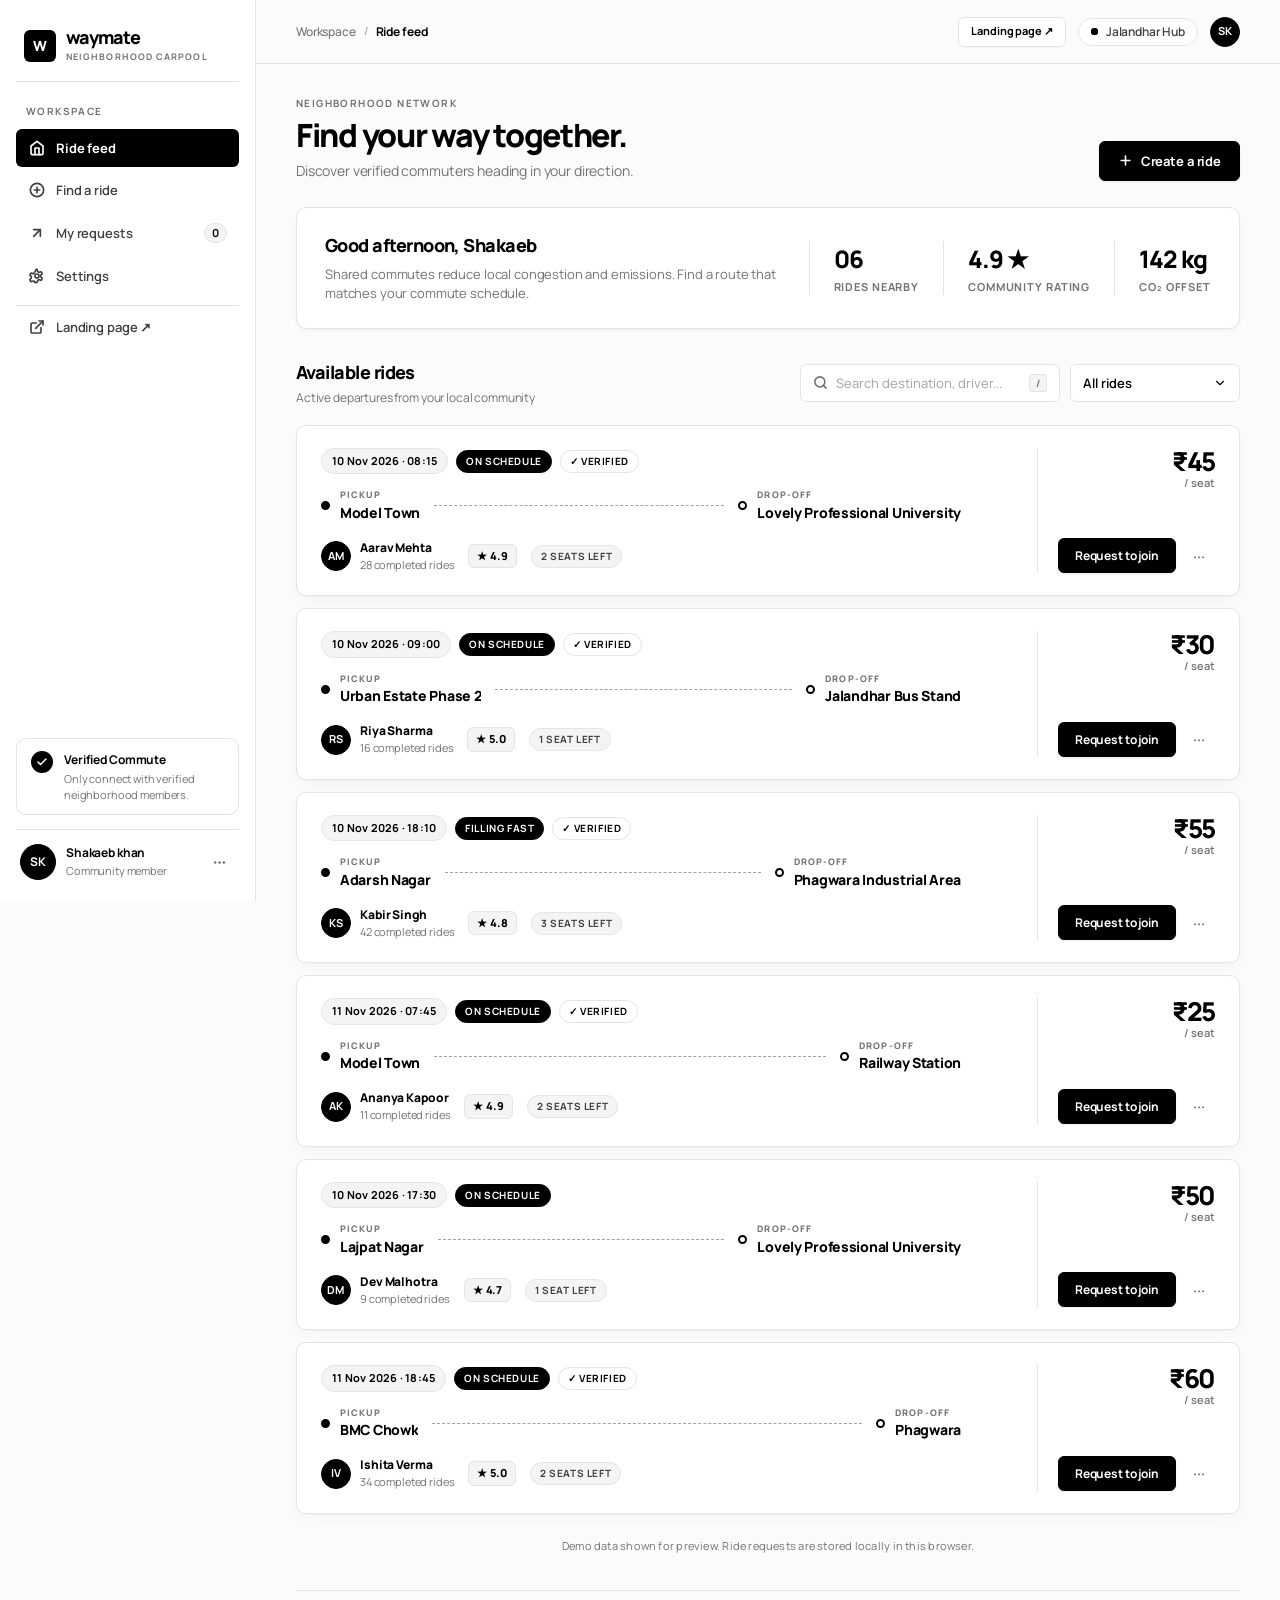
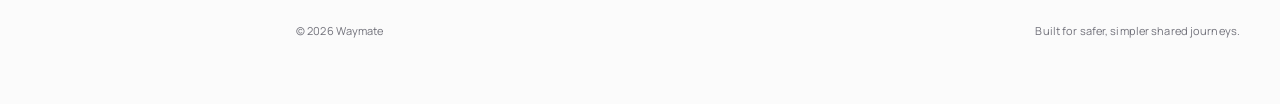
<file: index.html>
<!DOCTYPE html>
<html lang="en">

<head>
  <meta charset="UTF-8">
  <meta name="viewport" content="width=device-width, initial-scale=1.0">
  <meta name="theme-color" content="#ffffff">
  <title>Waymate — Neighborhood Carpool</title>
  <link rel="preconnect" href="https://fonts.googleapis.com">
  <link rel="preconnect" href="https://fonts.gstatic.com" crossorigin>
  <link href="https://fonts.googleapis.com/css2?family=Manrope:wght@300;400;500;600;700;800&display=swap"
    rel="stylesheet">
  <link rel="stylesheet" href="styles.css">
</head>

<body>
  <div class="app-shell">
    <!-- Sidebar Navigation -->
    <aside class="sidebar" id="sidebar">
      <a class="brand" href="#" aria-label="Waymate home">
        <span class="brand-mark">W</span>
        <div class="brand-text-wrap">
          <span class="brand-name">waymate</span>
          <span class="brand-badge">Neighborhood Carpool</span>
        </div>
      </a>

      <div class="workspace-label">WORKSPACE</div>

      <nav class="nav-list" aria-label="Main navigation">
        <button class="nav-link active" data-view="feed">
          <span class="nav-icon">
            <svg width="16" height="16" viewBox="0 0 24 24" fill="none" stroke="currentColor" stroke-width="2.5"
              stroke-linecap="round" stroke-linejoin="round">
              <path d="m3 9 9-7 9 7v11a2 2 0 0 1-2 2H5a2 2 0 0 1-2-2z" />
              <polyline points="9 22 9 12 15 12 15 22" />
            </svg>
          </span>
          <span>Ride feed</span>
        </button>

        <button class="nav-link" data-view="publish">
          <span class="nav-icon">
            <svg width="16" height="16" viewBox="0 0 24 24" fill="none" stroke="currentColor" stroke-width="2.5"
              stroke-linecap="round" stroke-linejoin="round">
              <circle cx="12" cy="12" r="10" />
              <line x1="12" y1="8" x2="12" y2="16" />
              <line x1="8" y1="12" x2="16" y2="12" />
            </svg>
          </span>
          <span>Find a ride</span>
        </button>

        <button class="nav-link" data-view="requests">
          <span class="nav-icon">
            <svg width="16" height="16" viewBox="0 0 24 24" fill="none" stroke="currentColor" stroke-width="2.5"
              stroke-linecap="round" stroke-linejoin="round">
              <line x1="7" y1="17" x2="17" y2="7" />
              <polyline points="7 7 17 7 17 17" />
            </svg>
          </span>
          <span>My requests</span>
          <span class="nav-count" id="requestCount">0</span>
        </button>

        <button class="nav-link" data-view="settings">
          <span class="nav-icon">
            <svg width="16" height="16" viewBox="0 0 24 24" fill="none" stroke="currentColor" stroke-width="2.5"
              stroke-linecap="round" stroke-linejoin="round">
              <path
                d="M12.22 2h-.44a2 2 0 0 0-2 2v.18a2 2 0 0 1-1 1.73l-.43.25a2 2 0 0 1-1 1.73l-.43.25a2 2 0 0 1-2 0l-.15-.08a2 2 0 0 0-2.73.73l-.22.38a2 2 0 0 0 .73 2.73l.15.1a2 2 0 0 1 1 1.72v.51a2 2 0 0 1-1 1.74l-.15.09a2 2 0 0 0-.73 2.73l.22.38a2 2 0 0 0 2.73.73l.15-.08a2 2 0 0 1 2 0l.43.25a2 2 0 0 1 1 1.73V20a2 2 0 0 0 2 2h.44a2 2 0 0 0 2-2v-.18a2 2 0 0 1 1-1.73l.43-.25a2 2 0 0 1 2 0l.15.08a2 2 0 0 0 2.73-.73l.22-.39a2 2 0 0 0-.73-2.73l-.15-.08a2 2 0 0 1-1-1.74v-.5a2 2 0 0 1 1-1.74l.15-.09a2 2 0 0 0 .73-2.73l-.22-.38a2 2 0 0 0-2.73-.73l-.15.08a2 2 0 0 1-2 0l-.43-.25a2 2 0 0 1-1-1.73V4a2 2 0 0 0-2-2z" />
              <circle cx="12" cy="12" r="3" />
            </svg>
          </span>
          <span>Settings</span>
        </button>

        <a class="nav-link" href="landing.html"
          style="margin-top: 6px; border-top: 1px solid var(--border-hairline); border-radius: 0; padding-top: 12px;">
          <span class="nav-icon">
            <svg width="16" height="16" viewBox="0 0 24 24" fill="none" stroke="currentColor" stroke-width="2.5"
              stroke-linecap="round" stroke-linejoin="round">
              <path d="M18 13v6a2 2 0 0 1-2 2H5a2 2 0 0 1-2-2V8a2 2 0 0 1 2-2h6" />
              <polyline points="15 3 21 3 21 9" />
              <line x1="10" y1="14" x2="21" y2="3" />
            </svg>
          </span>
          <span>Landing page ↗</span>
        </a>
      </nav>

      <div class="sidebar-bottom">
        <div class="safety-card">
          <span class="safety-icon">
            <svg width="12" height="12" viewBox="0 0 24 24" fill="none" stroke="currentColor" stroke-width="3"
              stroke-linecap="round" stroke-linejoin="round">
              <polyline points="20 6 9 17 4 12" />
            </svg>
          </span>
          <div>
            <strong>Verified Commute</strong>
            <p>Only connect with verified neighborhood members.</p>
          </div>
        </div>

        <div class="mini-profile">
          <div class="avatar avatar-you">SK</div>
          <div class="profile-meta">
            <strong>Shakaeb khan</strong>
            <span>Community member</span>
          </div>
          <button class="icon-button" aria-label="Profile options">
            <svg width="15" height="15" viewBox="0 0 24 24" fill="currentColor">
              <circle cx="12" cy="12" r="2" />
              <circle cx="19" cy="12" r="2" />
              <circle cx="5" cy="12" r="2" />
            </svg>
          </button>
        </div>
      </div>
    </aside>

    <!-- Main Content Area -->
    <main class="main-content">
      <!-- Topbar Header -->
      <header class="topbar">
        <button class="mobile-menu icon-button" id="menuToggle" aria-label="Open navigation">
          <svg width="18" height="18" viewBox="0 0 24 24" fill="none" stroke="currentColor" stroke-width="2.5"
            stroke-linecap="round" stroke-linejoin="round">
            <line x1="4" y1="12" x2="20" y2="12" />
            <line x1="4" y1="6" x2="20" y2="6" />
            <line x1="4" y1="18" x2="20" y2="18" />
          </svg>
        </button>

        <div class="breadcrumbs">
          <span>Workspace</span>
          <span class="crumb-sep">/</span>
          <strong id="breadcrumbCurrent">Ride feed</strong>
        </div>

        <div class="topbar-right">
          <a href="landing.html" class="secondary-button"
            style="padding: 5px 12px; font-size: 11px; height: 30px; text-decoration: none;">
            <span>Landing page ↗</span>
          </a>
          <div class="community-pill">
            <span class="live-pulse">
              <span class="live-pulse-dot"></span>
              <span class="live-pulse-ring"></span>
            </span>
            <span class="community-status">Jalandhar Hub</span>
          </div>
          <div class="avatar avatar-you small">SK</div>
        </div>
      </header>

      <!-- View 1: Ride Feed -->
      <section class="view active" id="view-feed">
        <div class="page-heading">
          <div>
            <div class="eyebrow">NEIGHBORHOOD NETWORK</div>
            <h1>Find your way together.</h1>
            <p class="subheading">Discover verified commuters heading in your direction.</p>
          </div>
          <button class="primary-button" data-go="publish">
            <svg width="15" height="15" viewBox="0 0 24 24" fill="none" stroke="currentColor" stroke-width="2.5"
              stroke-linecap="round" stroke-linejoin="round">
              <line x1="12" y1="5" x2="12" y2="19" />
              <line x1="5" y1="12" x2="19" y2="12" />
            </svg>
            <span>Create a ride</span>
          </button>
        </div>

        <!-- Welcome Strip & Stats Banner -->
        <div class="welcome-strip">
          <div class="welcome-content">
            <strong>Good afternoon, Shakaeb</strong>
            <p>Shared commutes reduce local congestion and emissions. Find a route that matches your commute schedule.
            </p>
          </div>
          <div class="welcome-stats-group">
            <div class="welcome-stat">
              <strong id="activeRideCount">06</strong>
              <span>rides nearby</span>
            </div>
            <div class="welcome-stat">
              <strong>4.9 <span class="star">★</span></strong>
              <span>community rating</span>
            </div>
            <div class="welcome-stat">
              <strong>142 kg</strong>
              <span>CO₂ offset</span>
            </div>
          </div>
        </div>

        <!-- Section Toolbar & Search -->
        <div class="section-toolbar">
          <div>
            <h2>Available rides</h2>
            <p>Active departures from your local community</p>
          </div>
          <div class="filter-row">
            <label class="search-box">
              <svg width="15" height="15" viewBox="0 0 24 24" fill="none" stroke="currentColor" stroke-width="2.5"
                stroke-linecap="round" stroke-linejoin="round">
                <circle cx="11" cy="11" r="8" />
                <line x1="21" y1="21" x2="16.65" y2="16.65" />
              </svg>
              <input id="rideSearch" type="search" placeholder="Search destination, driver..."
                aria-label="Search destination">
              <kbd class="search-kbd">/</kbd>
            </label>
            <select id="rideFilter" aria-label="Filter rides">
              <option value="all">All rides</option>
              <option value="morning">Morning departures</option>
              <option value="evening">Evening departures</option>
            </select>
          </div>
        </div>

        <!-- Live Rides List Container (rendered via app.js) -->
        <div class="ride-list" id="rideList" aria-live="polite"></div>

        <!-- Empty State -->
        <div class="empty-state hidden" id="emptyState">
          <div class="empty-icon">
            <svg width="22" height="22" viewBox="0 0 24 24" fill="none" stroke="currentColor" stroke-width="2"
              stroke-linecap="round" stroke-linejoin="round">
              <circle cx="11" cy="11" r="8" />
              <line x1="21" y1="21" x2="16.65" y2="16.65" />
            </svg>
          </div>
          <h3>No rides found</h3>
          <p>Try a different destination or reset your search filters.</p>
          <button class="secondary-button" id="clearFilters">Clear filters</button>
        </div>

        <p class="demo-note">Demo data shown for preview. Ride requests are stored locally in this browser.</p>
      </section>

      <!-- View 2: Find / Plan a Ride Form -->
      <section class="view" id="view-publish">
        <div class="page-heading">
          <div>
            <div class="eyebrow">JOURNEY PLANNER</div>
            <h1>Find your ride.</h1>
            <p class="subheading">Tell the community where you are going and your preferred timing.</p>
          </div>
        </div>

        <div class="form-layout">
          <form class="panel route-form" id="routeForm">
            <div class="panel-heading">
              <div>
                <h2>Journey details</h2>
                <p>We'll use these details to surface compatible commuters.</p>
              </div>
              <span class="step-pill">01 / 02</span>
            </div>

            <div class="field-grid">
              <div class="field full">
                <div class="preset-routes-strip">
                  <span class="preset-title">Common routes:</span>
                  <div class="preset-pills">
                    <button type="button" class="preset-pill"
                      onclick="const f=this.closest('form');f.querySelector('[name=from]').value='Model Town';f.querySelector('[name=to]').value='Lovely Professional University';">Model
                      Town → LPU</button>
                    <button type="button" class="preset-pill"
                      onclick="const f=this.closest('form');f.querySelector('[name=from]').value='Urban Estate Phase 2';f.querySelector('[name=to]').value='Jalandhar Bus Stand';">Urban
                      Estate → Bus Stand</button>
                    <button type="button" class="preset-pill"
                      onclick="const f=this.closest('form');f.querySelector('[name=from]').value='BMC Chowk';f.querySelector('[name=to]').value='Railway Station';">BMC
                      Chowk → Station</button>
                  </div>
                </div>
              </div>

              <label class="field full">
                <span>Starting point</span>
                <input name="from" required placeholder="e.g. Model Town, Jalandhar">
              </label>

              <label class="field full">
                <span>Destination</span>
                <input name="to" required placeholder="e.g. Lovely Professional University">
              </label>

              <label class="field">
                <span>Travel date</span>
                <input type="date" name="date" id="travelDate" required>
              </label>

              <label class="field">
                <span>Departure time</span>
                <input type="time" name="time" value="08:30" required>
              </label>

              <label class="field">
                <span>Seats needed</span>
                <select name="seats">
                  <option value="1">1</option>
                  <option value="2">2</option>
                  <option value="3">3</option>
                </select>
              </label>

              <label class="field">
                <span>I'm looking to</span>
                <select name="role">
                  <option value="join">Join a ride</option>
                  <option value="offer">Offer a ride</option>
                </select>
              </label>

              <label class="field full">
                <span>Additional note <em>Optional</em></span>
                <textarea name="note" rows="3"
                  placeholder="Share a useful detail, such as a flexible pickup point or landmark..."></textarea>
              </label>
            </div>

            <div class="form-footer">
              <span class="privacy-hint">
                <svg width="13" height="13" viewBox="0 0 24 24" fill="none" stroke="currentColor" stroke-width="2"
                  stroke-linecap="round" stroke-linejoin="round">
                  <rect x="3" y="11" width="18" height="11" rx="2" ry="2" />
                  <path d="M7 11V7a5 5 0 0 1 10 0v4" />
                </svg>
                Exact contact details stay private until a match is confirmed.
              </span>
              <button class="primary-button" type="submit">
                <span>Find matching rides</span>
                <svg width="15" height="15" viewBox="0 0 24 24" fill="none" stroke="currentColor" stroke-width="2.5"
                  stroke-linecap="round" stroke-linejoin="round">
                  <line x1="5" y1="12" x2="19" y2="12" />
                  <polyline points="12 5 19 12 12 19" />
                </svg>
              </button>
            </div>

            <div class="form-message hidden" id="formMessage" role="status"></div>
          </form>

          <aside class="panel tips-panel">
            <div class="tips-icon">
              <svg width="18" height="18" viewBox="0 0 24 24" fill="none" stroke="currentColor" stroke-width="2.5"
                stroke-linecap="round" stroke-linejoin="round">
                <circle cx="12" cy="12" r="10" />
                <line x1="12" y1="16" x2="12" y2="12" />
                <line x1="12" y1="8" x2="12.01" y2="8" />
              </svg>
            </div>
            <h3>Guidelines for shared rides</h3>
            <p>Accurate pickup points and departure times help ensure reliable community matching.</p>
            <ul>
              <li>Choose a familiar, public pickup point.</li>
              <li>Keep your departure schedule up to date.</li>
              <li>Review a member's verification before accepting.</li>
            </ul>

            <div class="trust-mini">
              <span class="trust-mini-icon">
                <svg width="12" height="12" viewBox="0 0 24 24" fill="none" stroke="currentColor" stroke-width="3"
                  stroke-linecap="round" stroke-linejoin="round">
                  <polyline points="20 6 9 17 4 12" />
                </svg>
              </span>
              <div>
                <strong>Safety comes first</strong>
                <small>Never share passwords, payment OTPs or private credentials.</small>
              </div>
            </div>
          </aside>
        </div>
      </section>

      <!-- View 3: My Requests -->
      <section class="view" id="view-requests">
        <div class="page-heading">
          <div>
            <div class="eyebrow">ACTIVITY</div>
            <h1>My requests.</h1>
            <p class="subheading">Keep track of the rides you've asked to join.</p>
          </div>
        </div>

        <div class="panel requests-panel">
          <div class="panel-heading">
            <div>
              <h2>Sent requests</h2>
              <p>Your pending and previous ride requests.</p>
            </div>
          </div>
          <div id="requestList"></div>
        </div>
      </section>

      <!-- View 4: Privacy & Settings -->
      <section class="view" id="view-settings">
        <div class="page-heading">
          <div>
            <div class="eyebrow">ACCOUNT</div>
            <h1>Privacy & settings.</h1>
            <p class="subheading">Choose what other community members can see.</p>
          </div>
        </div>

        <div class="settings-layout">
          <div class="panel settings-panel">
            <div class="panel-heading">
              <div>
                <h2>Privacy controls</h2>
                <p>These preferences are saved on this device.</p>
              </div>
            </div>

            <div class="setting-row">
              <div>
                <strong>Show my profile to verified members</strong>
                <p>Allow verified commuters to view your basic profile summary.</p>
              </div>
              <label class="switch">
                <input type="checkbox" id="profileVisibility" checked>
                <span></span>
              </label>
            </div>

            <div class="setting-row">
              <div>
                <strong>Show my rating publicly</strong>
                <p>Display your community rating and trip count on your profile.</p>
              </div>
              <label class="switch">
                <input type="checkbox" id="showRating" checked>
                <span></span>
              </label>
            </div>

            <div class="setting-row">
              <div>
                <strong>Share approximate route</strong>
                <p>Show a general route area before a request is accepted.</p>
              </div>
              <label class="switch">
                <input type="checkbox" id="shareRoute" checked>
                <span></span>
              </label>
            </div>

            <div class="setting-row">
              <div>
                <strong>Ride activity notifications</strong>
                <p>Get in-app updates about your ride requests.</p>
              </div>
              <label class="switch">
                <input type="checkbox" id="notifications" checked>
                <span></span>
              </label>
            </div>

            <div class="settings-saved" id="settingsSaved" aria-live="polite">
              <svg width="13" height="13" viewBox="0 0 24 24" fill="none" stroke="currentColor" stroke-width="3"
                stroke-linecap="round" stroke-linejoin="round">
                <polyline points="20 6 9 17 4 12" />
              </svg>
              Preferences are saved automatically.
            </div>
          </div>

          <div class="panel account-panel">
            <div class="avatar avatar-you large">SK</div>
            <h3>Shakaeb khan</h3>
            <p>Community member since 2026</p>

            <div class="verified-line">
              <svg width="11" height="11" viewBox="0 0 24 24" fill="none" stroke="currentColor" stroke-width="3"
                stroke-linecap="round" stroke-linejoin="round">
                <polyline points="20 6 9 17 4 12" />
              </svg>
              Email & ID Verified
            </div>

            <div class="rating-line">
              <span class="star">★★★★★</span>
              <strong>4.9</strong>
              <small>(12 rides)</small>
            </div>

            <button class="secondary-button" id="resetDemo">Reset demo data</button>
          </div>
        </div>
      </section>

      <!-- Footer -->
      <footer class="footer">
        <span>&copy; 2026 Waymate</span>
        <span>Built for safer, simpler shared journeys.</span>
      </footer>
    </main>
  </div>

  <!-- Notification Toast -->
  <div class="toast" id="toast" role="status" aria-live="polite"></div>

  <!-- Confirmation Modal -->
  <div class="modal-backdrop hidden" id="modalBackdrop">
    <div class="modal" role="dialog" aria-modal="true" aria-labelledby="modalTitle">
      <button class="modal-close icon-button" id="modalClose" aria-label="Close dialog">
        <svg width="16" height="16" viewBox="0 0 24 24" fill="none" stroke="currentColor" stroke-width="2.5"
          stroke-linecap="round" stroke-linejoin="round">
          <line x1="18" y1="6" x2="6" y2="18" />
          <line x1="6" y1="6" x2="18" y2="18" />
        </svg>
      </button>
      <div class="modal-symbol" id="modalSymbol">
        <svg width="20" height="20" viewBox="0 0 24 24" fill="none" stroke="currentColor" stroke-width="3"
          stroke-linecap="round" stroke-linejoin="round">
          <polyline points="20 6 9 17 4 12" />
        </svg>
      </div>
      <h2 id="modalTitle">Request sent</h2>
      <p id="modalText">Your request has been added.</p>
      <div class="modal-actions">
        <button class="secondary-button" id="modalCancel">Close</button>
        <button class="primary-button" id="modalConfirm">View my requests</button>
      </div>
    </div>
  </div>

  <script src="app.js"></script>
</body>

</html>
</file>
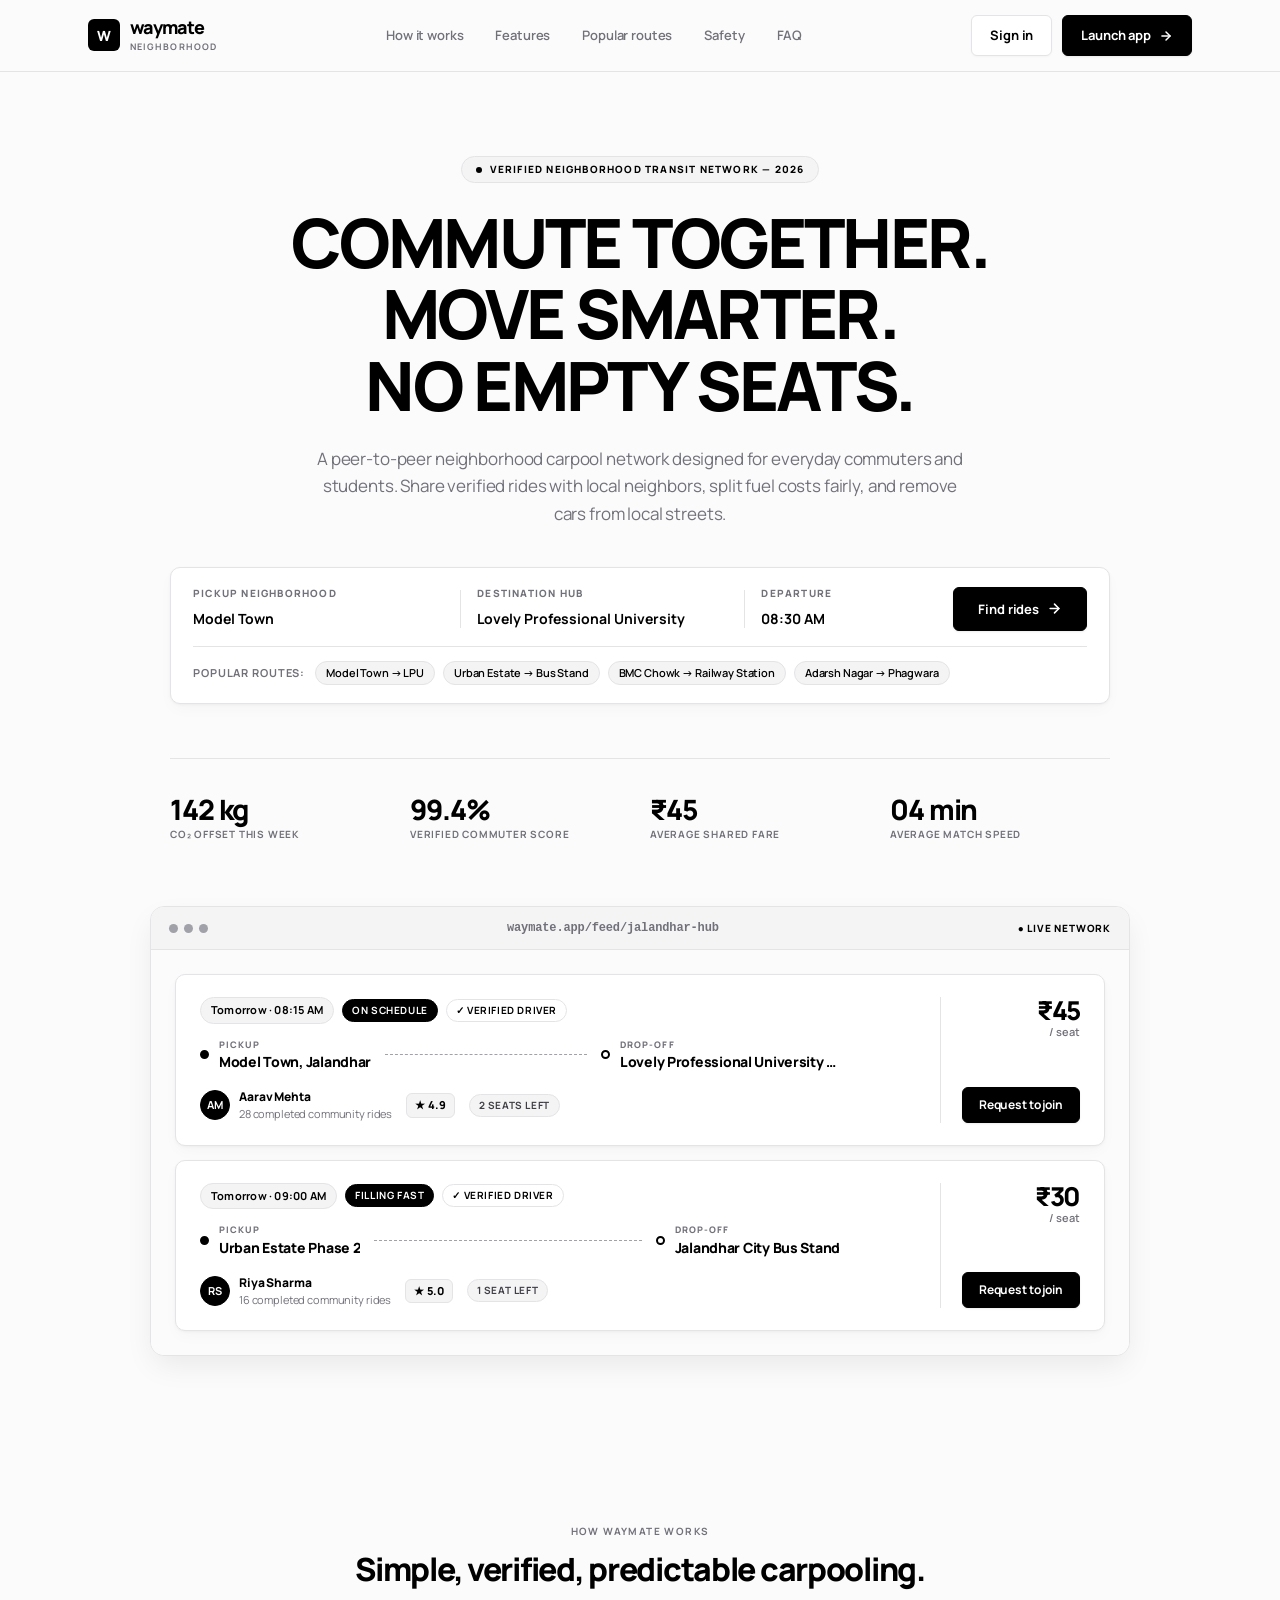
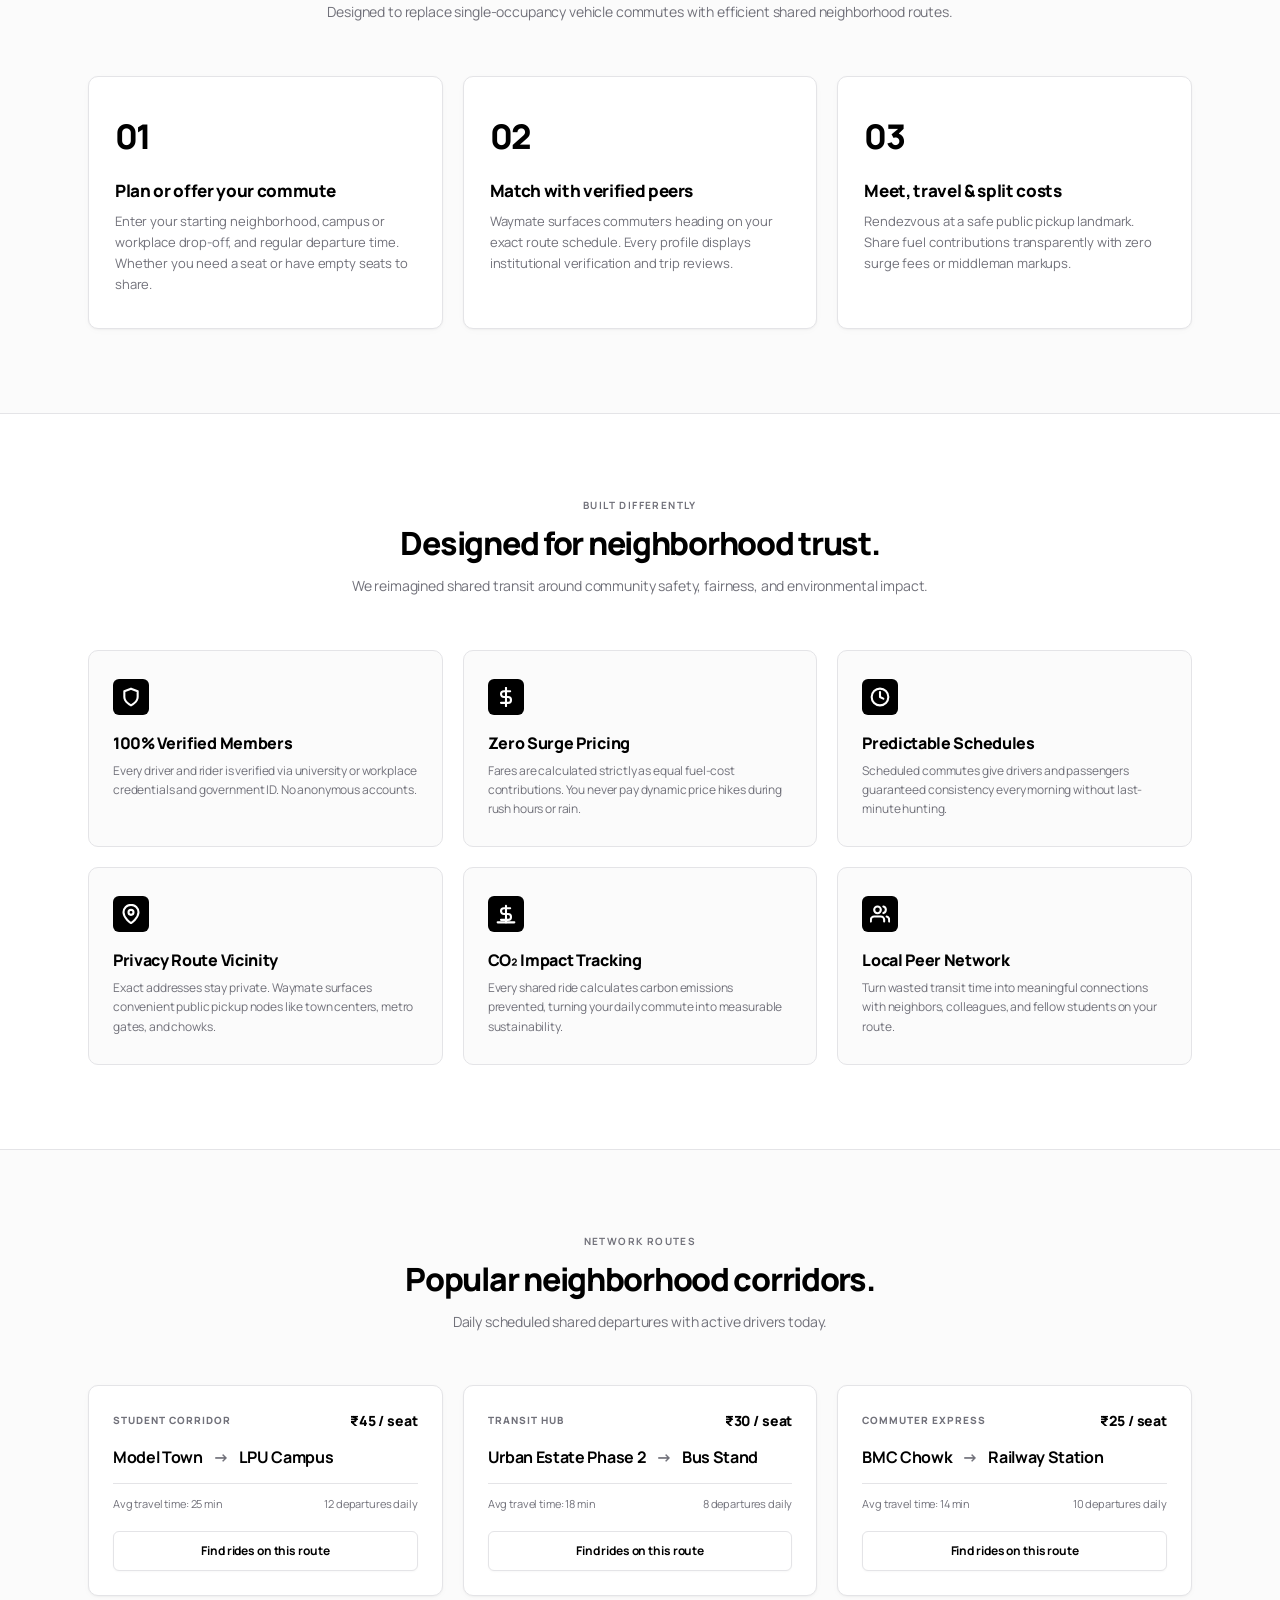
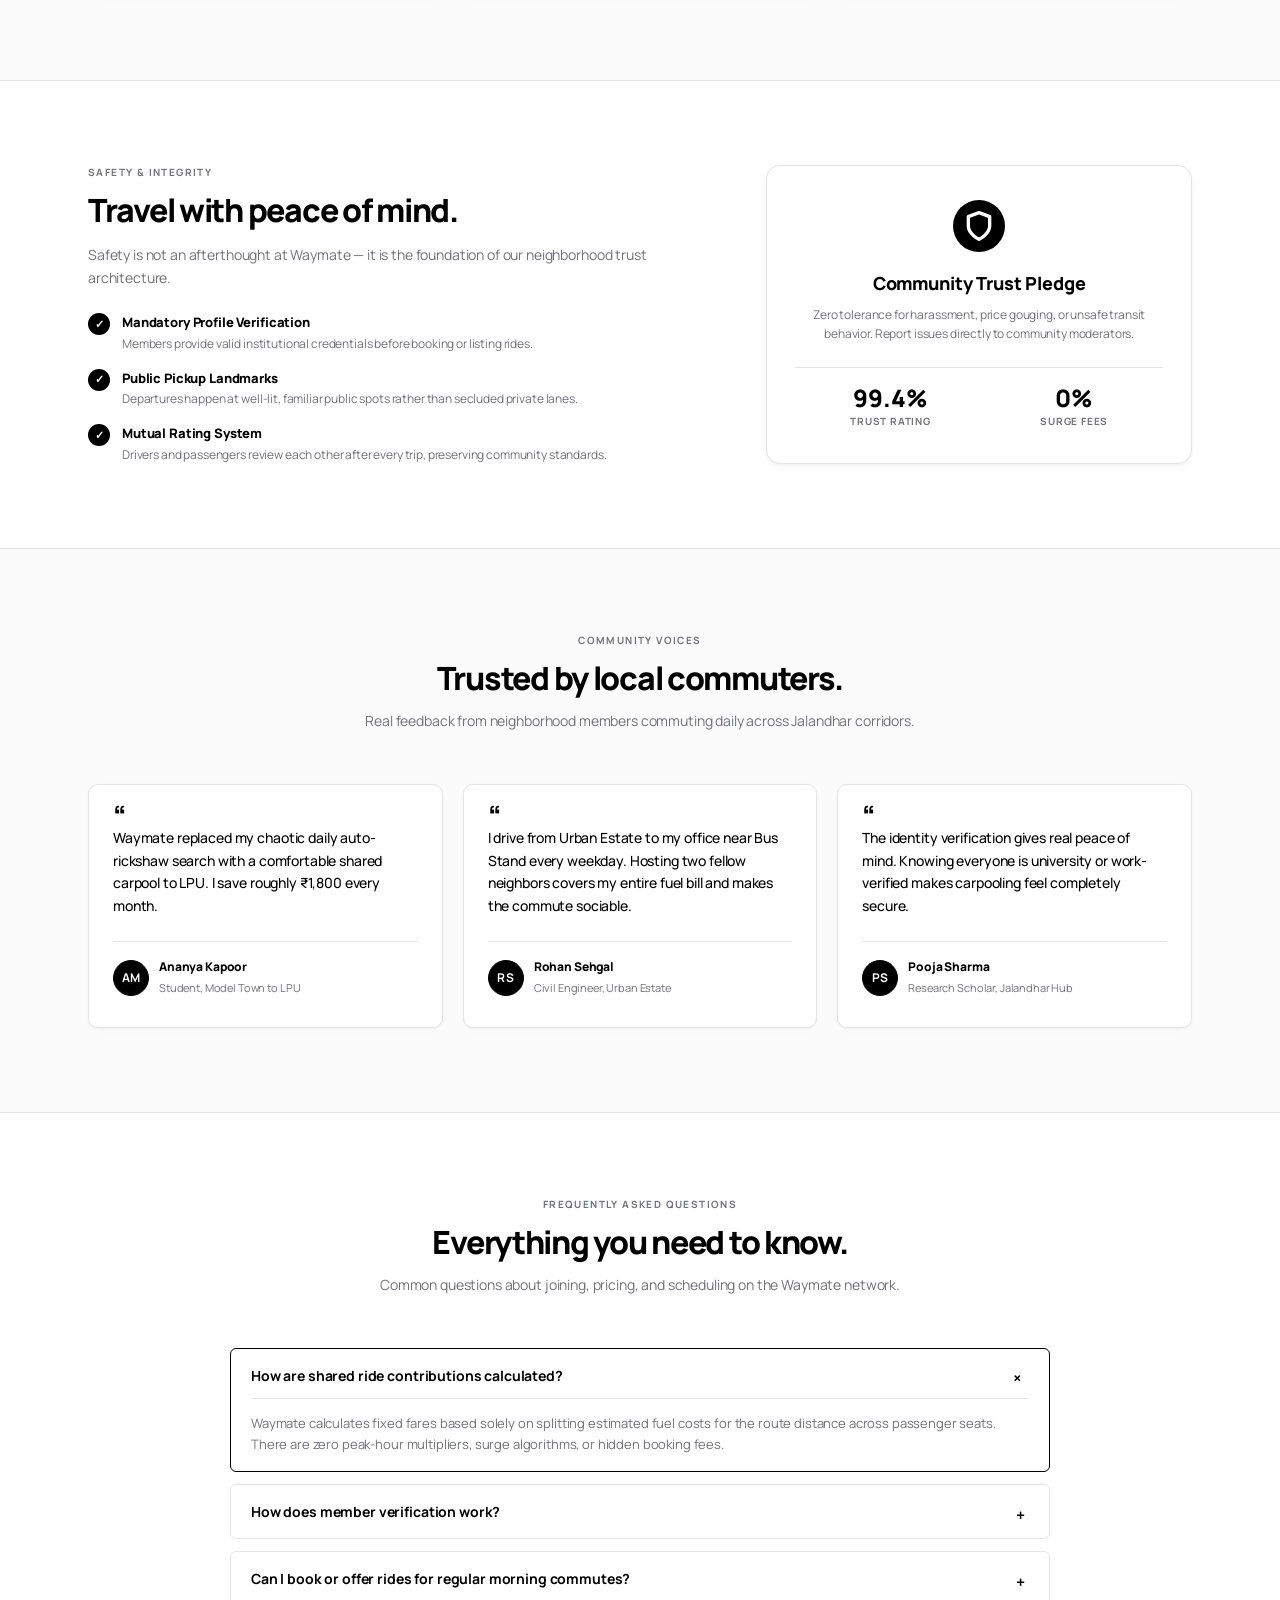
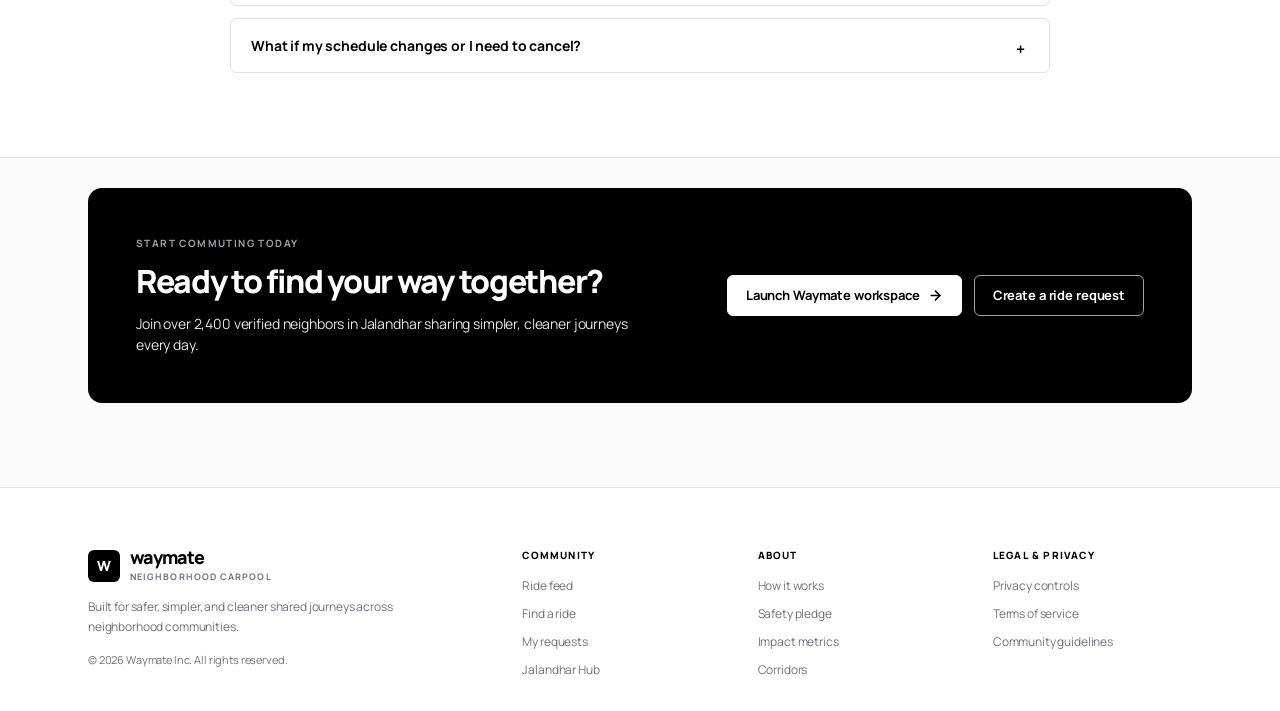
<file: landing.html>
<!DOCTYPE html>
<html lang="en">
<head>
  <meta charset="UTF-8">
  <meta name="viewport" content="width=device-width, initial-scale=1.0">
  <meta name="theme-color" content="#ffffff">
  <title>Waymate — Neighborhood Carpool & Verified Commute Network</title>
  <link rel="preconnect" href="https://fonts.googleapis.com">
  <link rel="preconnect" href="https://fonts.gstatic.com" crossorigin>
  <link href="https://fonts.googleapis.com/css2?family=Manrope:wght@300;400;500;600;700;800&display=swap" rel="stylesheet">
  <link rel="stylesheet" href="styles.css">
</head>
<body class="landing-body">

  <!-- Header Navigation -->
  <header class="landing-header">
    <div class="landing-container landing-nav-inner">
      <a class="brand" href="landing.html" aria-label="Waymate home">
        <span class="brand-mark">W</span>
        <div class="brand-text-wrap">
          <span class="brand-name">waymate</span>
          <span class="brand-badge">Neighborhood</span>
        </div>
      </a>

      <nav class="landing-nav-links" aria-label="Landing navigation">
        <a href="#how-it-works">How it works</a>
        <a href="#features">Features</a>
        <a href="#routes">Popular routes</a>
        <a href="#safety">Safety</a>
        <a href="#faq">FAQ</a>
      </nav>

      <div class="landing-nav-actions">
        <a class="secondary-button" href="index.html">Sign in</a>
        <a class="primary-button" href="index.html">
          <span>Launch app</span>
          <svg width="14" height="14" viewBox="0 0 24 24" fill="none" stroke="currentColor" stroke-width="2.5" stroke-linecap="round" stroke-linejoin="round">
            <line x1="5" y1="12" x2="19" y2="12"/>
            <polyline points="12 5 19 12 12 19"/>
          </svg>
        </a>
      </div>
    </div>
  </header>

  <main>
    <!-- Hero Section -->
    <section class="landing-hero">
      <div class="landing-container">
        <div class="hero-eyebrow-pill">
          <span class="pill-dot"></span>
          <span>VERIFIED NEIGHBORHOOD TRANSIT NETWORK &mdash; 2026</span>
        </div>

        <h1 class="hero-headline">
          COMMUTE TOGETHER.<br>
          MOVE SMARTER.<br>
          NO EMPTY SEATS.
        </h1>

        <p class="hero-subheading">
          A peer-to-peer neighborhood carpool network designed for everyday commuters and students. Share verified rides with local neighbors, split fuel costs fairly, and remove cars from local streets.
        </p>

        <!-- Quick Route Planner Card in Hero -->
        <div class="hero-search-card">
          <form class="hero-search-form" action="index.html" method="get">
            <div class="hero-field">
              <label for="hero-from">PICKUP NEIGHBORHOOD</label>
              <input type="text" id="hero-from" name="from" placeholder="e.g. Model Town, Jalandhar" value="Model Town">
            </div>

            <div class="hero-field-divider"></div>

            <div class="hero-field">
              <label for="hero-to">DESTINATION HUB</label>
              <input type="text" id="hero-to" name="to" placeholder="e.g. Lovely Professional University" value="Lovely Professional University">
            </div>

            <div class="hero-field-divider"></div>

            <div class="hero-field small">
              <label for="hero-time">DEPARTURE</label>
              <input type="text" id="hero-time" placeholder="Today · 08:30 AM" value="08:30 AM" readonly>
            </div>

            <button type="submit" class="primary-button hero-submit-btn">
              <span>Find rides</span>
              <svg width="15" height="15" viewBox="0 0 24 24" fill="none" stroke="currentColor" stroke-width="2.5" stroke-linecap="round" stroke-linejoin="round">
                <line x1="5" y1="12" x2="19" y2="12"/>
                <polyline points="12 5 19 12 12 19"/>
              </svg>
            </button>
          </form>

          <!-- Quick Route Preset Tags -->
          <div class="hero-tags-row">
            <span class="hero-tags-label">Popular routes:</span>
            <div class="hero-tag-chips">
              <a href="index.html" class="hero-chip">Model Town → LPU</a>
              <a href="index.html" class="hero-chip">Urban Estate → Bus Stand</a>
              <a href="index.html" class="hero-chip">BMC Chowk → Railway Station</a>
              <a href="index.html" class="hero-chip">Adarsh Nagar → Phagwara</a>
            </div>
          </div>
        </div>

        <!-- Metrics Strip -->
        <div class="landing-metrics-strip">
          <div class="landing-metric-item">
            <strong>142 kg</strong>
            <span>CO₂ offset this week</span>
          </div>
          <div class="landing-metric-item">
            <strong>99.4%</strong>
            <span>Verified commuter score</span>
          </div>
          <div class="landing-metric-item">
            <strong>₹45</strong>
            <span>Average shared fare</span>
          </div>
          <div class="landing-metric-item">
            <strong>04 min</strong>
            <span>Average match speed</span>
          </div>
        </div>
      </div>
    </section>

    <!-- Product Preview Section -->
    <section class="landing-preview-section">
      <div class="landing-container">
        <div class="preview-card-wrap">
          <div class="preview-browser-header">
            <div class="browser-dots">
              <span></span><span></span><span></span>
            </div>
            <div class="browser-address">waymate.app/feed/jalandhar-hub</div>
            <div class="browser-badge">● LIVE NETWORK</div>
          </div>

          <div class="preview-inner-ui">
            <!-- Simulated Ride Card -->
            <div class="ride-card">
              <div>
                <div class="ride-topline">
                  <span class="ride-time">Tomorrow · 08:15 AM</span>
                  <span class="status-pill">On schedule</span>
                  <span class="verified-pill">✓ Verified Driver</span>
                </div>
                <div class="route-line">
                  <div class="route-point">
                    <span class="route-dot"></span>
                    <div>
                      <small>PICKUP</small>
                      <strong>Model Town, Jalandhar</strong>
                    </div>
                  </div>
                  <div class="route-connector"></div>
                  <div class="route-point">
                    <span class="route-dot end"></span>
                    <div>
                      <small>DROP-OFF</small>
                      <strong>Lovely Professional University (LPU)</strong>
                    </div>
                  </div>
                </div>
                <div class="ride-bottom">
                  <div class="driver">
                    <div class="avatar">AM</div>
                    <div class="driver-info">
                      <strong>Aarav Mehta</strong>
                      <span>28 completed community rides</span>
                    </div>
                  </div>
                  <span class="rating"><b>★</b> 4.9</span>
                  <span class="seats-pill">2 seats left</span>
                </div>
              </div>
              <div class="ride-actions">
                <div class="ride-price">₹45 <small>/ seat</small></div>
                <a class="primary-button join-button" href="index.html">Request to join</a>
              </div>
            </div>

            <!-- Second Simulated Card -->
            <div class="ride-card">
              <div>
                <div class="ride-topline">
                  <span class="ride-time">Tomorrow · 09:00 AM</span>
                  <span class="status-pill">Filling fast</span>
                  <span class="verified-pill">✓ Verified Driver</span>
                </div>
                <div class="route-line">
                  <div class="route-point">
                    <span class="route-dot"></span>
                    <div>
                      <small>PICKUP</small>
                      <strong>Urban Estate Phase 2</strong>
                    </div>
                  </div>
                  <div class="route-connector"></div>
                  <div class="route-point">
                    <span class="route-dot end"></span>
                    <div>
                      <small>DROP-OFF</small>
                      <strong>Jalandhar City Bus Stand</strong>
                    </div>
                  </div>
                </div>
                <div class="ride-bottom">
                  <div class="driver">
                    <div class="avatar">RS</div>
                    <div class="driver-info">
                      <strong>Riya Sharma</strong>
                      <span>16 completed community rides</span>
                    </div>
                  </div>
                  <span class="rating"><b>★</b> 5.0</span>
                  <span class="seats-pill">1 seat left</span>
                </div>
              </div>
              <div class="ride-actions">
                <div class="ride-price">₹30 <small>/ seat</small></div>
                <a class="primary-button join-button" href="index.html">Request to join</a>
              </div>
            </div>
          </div>
        </div>
      </div>
    </section>

    <!-- How It Works Section -->
    <section class="landing-section" id="how-it-works">
      <div class="landing-container">
        <div class="section-heading-centered">
          <div class="eyebrow">HOW WAYMATE WORKS</div>
          <h2>Simple, verified, predictable carpooling.</h2>
          <p class="section-desc">Designed to replace single-occupancy vehicle commutes with efficient shared neighborhood routes.</p>
        </div>

        <div class="steps-grid">
          <div class="step-card">
            <span class="step-num">01</span>
            <h3>Plan or offer your commute</h3>
            <p>Enter your starting neighborhood, campus or workplace drop-off, and regular departure time. Whether you need a seat or have empty seats to share.</p>
          </div>

          <div class="step-card">
            <span class="step-num">02</span>
            <h3>Match with verified peers</h3>
            <p>Waymate surfaces commuters heading on your exact route schedule. Every profile displays institutional verification and trip reviews.</p>
          </div>

          <div class="step-card">
            <span class="step-num">03</span>
            <h3>Meet, travel & split costs</h3>
            <p>Rendezvous at a safe public pickup landmark. Share fuel contributions transparently with zero surge fees or middleman markups.</p>
          </div>
        </div>
      </div>
    </section>

    <!-- Core Features Grid -->
    <section class="landing-section bg-subtle" id="features">
      <div class="landing-container">
        <div class="section-heading-centered">
          <div class="eyebrow">BUILT DIFFERENTLY</div>
          <h2>Designed for neighborhood trust.</h2>
          <p class="section-desc">We reimagined shared transit around community safety, fairness, and environmental impact.</p>
        </div>

        <div class="features-grid">
          <div class="feature-box">
            <div class="feature-icon-wrap">
              <svg width="20" height="20" viewBox="0 0 24 24" fill="none" stroke="currentColor" stroke-width="2.5" stroke-linecap="round" stroke-linejoin="round">
                <path d="M12 22s8-4 8-10V5l-8-3-8 3v7c0 6 8 10 8 10z"/>
              </svg>
            </div>
            <h3>100% Verified Members</h3>
            <p>Every driver and rider is verified via university or workplace credentials and government ID. No anonymous accounts.</p>
          </div>

          <div class="feature-box">
            <div class="feature-icon-wrap">
              <svg width="20" height="20" viewBox="0 0 24 24" fill="none" stroke="currentColor" stroke-width="2.5" stroke-linecap="round" stroke-linejoin="round">
                <line x1="12" y1="1" x2="12" y2="23"/>
                <path d="M17 5H9.5a3.5 3.5 0 0 0 0 7h5a3.5 3.5 0 0 1 0 7H6"/>
              </svg>
            </div>
            <h3>Zero Surge Pricing</h3>
            <p>Fares are calculated strictly as equal fuel-cost contributions. You never pay dynamic price hikes during rush hours or rain.</p>
          </div>

          <div class="feature-box">
            <div class="feature-icon-wrap">
              <svg width="20" height="20" viewBox="0 0 24 24" fill="none" stroke="currentColor" stroke-width="2.5" stroke-linecap="round" stroke-linejoin="round">
                <circle cx="12" cy="12" r="10"/>
                <polyline points="12 6 12 12 16 14"/>
              </svg>
            </div>
            <h3>Predictable Schedules</h3>
            <p>Scheduled commutes give drivers and passengers guaranteed consistency every morning without last-minute hunting.</p>
          </div>

          <div class="feature-box">
            <div class="feature-icon-wrap">
              <svg width="20" height="20" viewBox="0 0 24 24" fill="none" stroke="currentColor" stroke-width="2.5" stroke-linecap="round" stroke-linejoin="round">
                <path d="M21 10c0 7-9 13-9 13s-9-6-9-13a9 9 0 0 1 18 0z"/>
                <circle cx="12" cy="10" r="3"/>
              </svg>
            </div>
            <h3>Privacy Route Vicinity</h3>
            <p>Exact addresses stay private. Waymate surfaces convenient public pickup nodes like town centers, metro gates, and chowks.</p>
          </div>

          <div class="feature-box">
            <div class="feature-icon-wrap">
              <svg width="20" height="20" viewBox="0 0 24 24" fill="none" stroke="currentColor" stroke-width="2.5" stroke-linecap="round" stroke-linejoin="round">
                <path d="M2 22h20"/>
                <path d="M12 2v20"/>
                <path d="M17 5H9.5a3.5 3.5 0 0 0 0 7h5a3.5 3.5 0 0 1 0 7H6"/>
              </svg>
            </div>
            <h3>CO₂ Impact Tracking</h3>
            <p>Every shared ride calculates carbon emissions prevented, turning your daily commute into measurable sustainability.</p>
          </div>

          <div class="feature-box">
            <div class="feature-icon-wrap">
              <svg width="20" height="20" viewBox="0 0 24 24" fill="none" stroke="currentColor" stroke-width="2.5" stroke-linecap="round" stroke-linejoin="round">
                <path d="M17 21v-2a4 4 0 0 0-4-4H5a4 4 0 0 0-4 4v2"/>
                <circle cx="9" cy="7" r="4"/>
                <path d="M23 21v-2a4 4 0 0 0-3-3.87"/>
                <path d="M16 3.13a4 4 0 0 1 0 7.75"/>
              </svg>
            </div>
            <h3>Local Peer Network</h3>
            <p>Turn wasted transit time into meaningful connections with neighbors, colleagues, and fellow students on your route.</p>
          </div>
        </div>
      </div>
    </section>

    <!-- Popular Routes Showcase -->
    <section class="landing-section" id="routes">
      <div class="landing-container">
        <div class="section-heading-centered">
          <div class="eyebrow">NETWORK ROUTES</div>
          <h2>Popular neighborhood corridors.</h2>
          <p class="section-desc">Daily scheduled shared departures with active drivers today.</p>
        </div>

        <div class="routes-grid">
          <div class="route-corridor-card">
            <div class="corridor-header">
              <span class="corridor-tag">STUDENT CORRIDOR</span>
              <span class="corridor-fare">₹45 / seat</span>
            </div>
            <div class="corridor-path">
              <strong>Model Town</strong>
              <span class="corridor-arrow">→</span>
              <strong>LPU Campus</strong>
            </div>
            <div class="corridor-meta">
              <span>Avg travel time: 25 min</span>
              <span>12 departures daily</span>
            </div>
            <a href="index.html" class="secondary-button corridor-btn">Find rides on this route</a>
          </div>

          <div class="route-corridor-card">
            <div class="corridor-header">
              <span class="corridor-tag">TRANSIT HUB</span>
              <span class="corridor-fare">₹30 / seat</span>
            </div>
            <div class="corridor-path">
              <strong>Urban Estate Phase 2</strong>
              <span class="corridor-arrow">→</span>
              <strong>Bus Stand</strong>
            </div>
            <div class="corridor-meta">
              <span>Avg travel time: 18 min</span>
              <span>8 departures daily</span>
            </div>
            <a href="index.html" class="secondary-button corridor-btn">Find rides on this route</a>
          </div>

          <div class="route-corridor-card">
            <div class="corridor-header">
              <span class="corridor-tag">COMMUTER EXPRESS</span>
              <span class="corridor-fare">₹25 / seat</span>
            </div>
            <div class="corridor-path">
              <strong>BMC Chowk</strong>
              <span class="corridor-arrow">→</span>
              <strong>Railway Station</strong>
            </div>
            <div class="corridor-meta">
              <span>Avg travel time: 14 min</span>
              <span>10 departures daily</span>
            </div>
            <a href="index.html" class="secondary-button corridor-btn">Find rides on this route</a>
          </div>
        </div>
      </div>
    </section>

    <!-- Safety Section -->
    <section class="landing-section bg-subtle" id="safety">
      <div class="landing-container">
        <div class="safety-showcase">
          <div class="safety-text">
            <div class="eyebrow">SAFETY & INTEGRITY</div>
            <h2>Travel with peace of mind.</h2>
            <p>Safety is not an afterthought at Waymate &mdash; it is the foundation of our neighborhood trust architecture.</p>

            <div class="safety-checklist">
              <div class="safety-check-item">
                <span class="check-icon">✓</span>
                <div>
                  <strong>Mandatory Profile Verification</strong>
                  <p>Members provide valid institutional credentials before booking or listing rides.</p>
                </div>
              </div>

              <div class="safety-check-item">
                <span class="check-icon">✓</span>
                <div>
                  <strong>Public Pickup Landmarks</strong>
                  <p>Departures happen at well-lit, familiar public spots rather than secluded private lanes.</p>
                </div>
              </div>

              <div class="safety-check-item">
                <span class="check-icon">✓</span>
                <div>
                  <strong>Mutual Rating System</strong>
                  <p>Drivers and passengers review each other after every trip, preserving community standards.</p>
                </div>
              </div>
            </div>
          </div>

          <div class="safety-badge-card">
            <div class="safety-badge-icon">
              <svg width="32" height="32" viewBox="0 0 24 24" fill="none" stroke="currentColor" stroke-width="2.5" stroke-linecap="round" stroke-linejoin="round">
                <path d="M12 22s8-4 8-10V5l-8-3-8 3v7c0 6 8 10 8 10z"/>
              </svg>
            </div>
            <h3>Community Trust Pledge</h3>
            <p>Zero tolerance for harassment, price gouging, or unsafe transit behavior. Report issues directly to community moderators.</p>
            <div class="safety-stats-row">
              <div>
                <strong>99.4%</strong>
                <small>Trust Rating</small>
              </div>
              <div>
                <strong>0%</strong>
                <small>Surge Fees</small>
              </div>
            </div>
          </div>
        </div>
      </div>
    </section>

    <!-- Testimonials Section -->
    <section class="landing-section">
      <div class="landing-container">
        <div class="section-heading-centered">
          <div class="eyebrow">COMMUNITY VOICES</div>
          <h2>Trusted by local commuters.</h2>
          <p class="section-desc">Real feedback from neighborhood members commuting daily across Jalandhar corridors.</p>
        </div>

        <div class="testimonials-grid">
          <div class="testimonial-card">
            <p class="testimonial-quote">Waymate replaced my chaotic daily auto-rickshaw search with a comfortable shared carpool to LPU. I save roughly ₹1,800 every month.</p>
            <div class="testimonial-author">
              <div class="avatar">AM</div>
              <div class="testimonial-meta">
                <strong>Ananya Kapoor</strong>
                <span>Student, Model Town to LPU</span>
              </div>
            </div>
          </div>

          <div class="testimonial-card">
            <p class="testimonial-quote">I drive from Urban Estate to my office near Bus Stand every weekday. Hosting two fellow neighbors covers my entire fuel bill and makes the commute sociable.</p>
            <div class="testimonial-author">
              <div class="avatar">RS</div>
              <div class="testimonial-meta">
                <strong>Rohan Sehgal</strong>
                <span>Civil Engineer, Urban Estate</span>
              </div>
            </div>
          </div>

          <div class="testimonial-card">
            <p class="testimonial-quote">The identity verification gives real peace of mind. Knowing everyone is university or work-verified makes carpooling feel completely secure.</p>
            <div class="testimonial-author">
              <div class="avatar">PS</div>
              <div class="testimonial-meta">
                <strong>Pooja Sharma</strong>
                <span>Research Scholar, Jalandhar Hub</span>
              </div>
            </div>
          </div>
        </div>
      </div>
    </section>

    <!-- FAQ Section -->
    <section class="landing-section bg-subtle" id="faq">
      <div class="landing-container">
        <div class="section-heading-centered">
          <div class="eyebrow">FREQUENTLY ASKED QUESTIONS</div>
          <h2>Everything you need to know.</h2>
          <p class="section-desc">Common questions about joining, pricing, and scheduling on the Waymate network.</p>
        </div>

        <div class="landing-faq-wrap">
          <details class="faq-item" open>
            <summary>
              <span>How are shared ride contributions calculated?</span>
              <span class="faq-icon-arrow">+</span>
            </summary>
            <div class="faq-content">
              Waymate calculates fixed fares based solely on splitting estimated fuel costs for the route distance across passenger seats. There are zero peak-hour multipliers, surge algorithms, or hidden booking fees.
            </div>
          </details>

          <details class="faq-item">
            <summary>
              <span>How does member verification work?</span>
              <span class="faq-icon-arrow">+</span>
            </summary>
            <div class="faq-content">
              Commuters verify their account using institutional email addresses (university or corporate) along with phone authentication. Drivers must additionally supply their vehicle registration and valid driving license.
            </div>
          </details>

          <details class="faq-item">
            <summary>
              <span>Can I book or offer rides for regular morning commutes?</span>
              <span class="faq-icon-arrow">+</span>
            </summary>
            <div class="faq-content">
              Yes. Most Waymate journeys are recurring daily commutes between residential sectors (such as Model Town and Urban Estate) and major hubs like Lovely Professional University, railway stations, and commercial complexes.
            </div>
          </details>

          <details class="faq-item">
            <summary>
              <span>What if my schedule changes or I need to cancel?</span>
              <span class="faq-icon-arrow">+</span>
            </summary>
            <div class="faq-content">
              You can cancel pending requests or scheduled rides anytime directly from the "My requests" dashboard. We ask members to provide at least 30 minutes advance notice so matched neighbors can adapt their plans.
            </div>
          </details>
        </div>
      </div>
    </section>

    <!-- Bottom CTA Banner -->
    <section class="landing-cta-section">
      <div class="landing-container">
        <div class="landing-cta-banner">
          <div class="cta-content">
            <div class="eyebrow">START COMMUTING TODAY</div>
            <h2>Ready to find your way together?</h2>
            <p>Join over 2,400 verified neighbors in Jalandhar sharing simpler, cleaner journeys every day.</p>
          </div>

          <div class="cta-actions">
            <a class="primary-button cta-primary" href="index.html">
              <span>Launch Waymate workspace</span>
              <svg width="15" height="15" viewBox="0 0 24 24" fill="none" stroke="currentColor" stroke-width="2.5" stroke-linecap="round" stroke-linejoin="round">
                <line x1="5" y1="12" x2="19" y2="12"/>
                <polyline points="12 5 19 12 12 19"/>
              </svg>
            </a>
            <a class="secondary-button cta-secondary" href="index.html">Create a ride request</a>
          </div>
        </div>
      </div>
    </section>
  </main>

  <!-- Editorial Landing Footer -->
  <footer class="landing-footer">
    <div class="landing-container landing-footer-inner">
      <div class="footer-col-brand">
        <a class="brand" href="landing.html">
          <span class="brand-mark">W</span>
          <div class="brand-text-wrap">
            <span class="brand-name">waymate</span>
            <span class="brand-badge">Neighborhood Carpool</span>
          </div>
        </a>
        <p class="footer-mission">Built for safer, simpler, and cleaner shared journeys across neighborhood communities.</p>
        <span class="footer-copy">&copy; 2026 Waymate Inc. All rights reserved.</span>
      </div>

      <div class="footer-col-links">
        <strong>COMMUNITY</strong>
        <a href="index.html">Ride feed</a>
        <a href="index.html">Find a ride</a>
        <a href="index.html">My requests</a>
        <a href="index.html">Jalandhar Hub</a>
      </div>

      <div class="footer-col-links">
        <strong>ABOUT</strong>
        <a href="#how-it-works">How it works</a>
        <a href="#safety">Safety pledge</a>
        <a href="#features">Impact metrics</a>
        <a href="#routes">Corridors</a>
      </div>

      <div class="footer-col-links">
        <strong>LEGAL & PRIVACY</strong>
        <a href="index.html">Privacy controls</a>
        <a href="index.html">Terms of service</a>
        <a href="index.html">Community guidelines</a>
      </div>
    </div>
  </footer>

</body>
</html>
</file>
<file: styles.css>
/* ==========================================================================
   WAYMATE — MONOCHROME EDITORIAL DESIGN SYSTEM
   Palette: Strict Black & White | Typography: Manrope | Theme: Light Only
   ========================================================================== */

@import url('https://fonts.googleapis.com/css2?family=Manrope:wght@300;400;500;600;700;800&display=swap');

:root {
  /* Strict Monochrome Tones */
  --black: #000000;
  --black-elevated: #09090b;
  --black-soft: #18181b;
  --black-hover: #27272a;

  --white: #ffffff;
  --canvas: #fbfbfb;
  --surface: #ffffff;
  --surface-subtle: #f4f4f5;
  --surface-hover: #ececee;

  /* Hairlines & Borders */
  --border-hairline: #e4e4e7;
  --border-strong: #a1a1aa;
  --border-focus: #000000;

  /* Typography Scales */
  --text-primary: #09090b;
  --text-secondary: #3f3f46;
  --text-muted: #71717a;
  --text-faint: #a1a1aa;

  /* Sizing & Geometry */
  --radius-xs: 4px;
  --radius-sm: 6px;
  --radius-md: 10px;
  --radius-lg: 14px;
  --radius-full: 9999px;

  --sidebar-width: 256px;
  --topbar-height: 64px;

  /* Shadows (Minimal Architectural Drop) */
  --shadow-subtle: 0 1px 2px rgba(0, 0, 0, 0.04), 0 2px 8px rgba(0, 0, 0, 0.02);
  --shadow-card: 0 1px 3px rgba(0, 0, 0, 0.04), 0 6px 16px -2px rgba(0, 0, 0, 0.03);
  --shadow-lift: 0 12px 30px -4px rgba(0, 0, 0, 0.08);

  --font: 'Manrope', -apple-system, BlinkMacSystemFont, 'Segoe UI', Roboto, sans-serif;
  --transition: 0.16s cubic-bezier(0.16, 1, 0.3, 1);
}

/* ==========================================================================
   RESET & FOUNDATIONS
   ========================================================================== */
*, *::before, *::after {
  box-sizing: border-box;
  margin: 0;
  padding: 0;
}

html {
  font-size: 14px;
  scroll-behavior: smooth;
  background-color: var(--canvas);
}

body {
  margin: 0;
  background-color: var(--canvas);
  color: var(--text-primary);
  font-family: var(--font);
  font-size: 14px;
  font-weight: 400;
  line-height: 1.5;
  letter-spacing: -0.01em;
  -webkit-font-smoothing: antialiased;
  -moz-osx-font-smoothing: grayscale;
}

button, input, select, textarea {
  font-family: inherit;
  color: inherit;
}

button {
  cursor: pointer;
  border: none;
  background: none;
}

a {
  color: inherit;
  text-decoration: none;
}

svg {
  flex-shrink: 0;
  vertical-align: middle;
}

.hidden {
  display: none !important;
}

/* Minimal Scrollbar */
::-webkit-scrollbar {
  width: 6px;
  height: 6px;
}
::-webkit-scrollbar-track {
  background: transparent;
}
::-webkit-scrollbar-thumb {
  background: var(--border-hairline);
  border-radius: var(--radius-full);
}
::-webkit-scrollbar-thumb:hover {
  background: var(--text-muted);
}

/* ==========================================================================
   APP SHELL
   ========================================================================== */
.app-shell {
  min-height: 100vh;
  display: flex;
}

/* ==========================================================================
   SIDEBAR (EDITORIAL MINIMALISM)
   ========================================================================== */
.sidebar {
  width: var(--sidebar-width);
  background: var(--white);
  border-right: 1px solid var(--border-hairline);
  position: fixed;
  inset: 0 auto 0 0;
  padding: 24px 16px 20px;
  display: flex;
  flex-direction: column;
  z-index: 50;
  transition: transform var(--transition);
}

.brand {
  display: flex;
  align-items: center;
  gap: 10px;
  padding: 4px 8px 18px;
  border-bottom: 1px solid var(--border-hairline);
  text-decoration: none;
}

.brand-mark {
  height: 32px;
  width: 32px;
  border-radius: var(--radius-sm);
  background: var(--black);
  color: var(--white);
  display: grid;
  place-items: center;
  font-size: 14px;
  font-weight: 800;
  letter-spacing: -0.03em;
  flex-shrink: 0;
}

.brand-text-wrap {
  display: flex;
  flex-direction: column;
}

.brand-name {
  font-size: 18px;
  font-weight: 800;
  letter-spacing: -0.04em;
  color: var(--black);
  line-height: 1.1;
  text-transform: lowercase;
}

.brand-badge {
  font-size: 9px;
  font-weight: 700;
  letter-spacing: 0.12em;
  text-transform: uppercase;
  color: var(--text-muted);
  margin-top: 2px;
}

.workspace-label,
.eyebrow {
  font-size: 10px;
  letter-spacing: 0.14em;
  font-weight: 700;
  text-transform: uppercase;
  color: var(--text-muted);
}

.workspace-label {
  padding: 22px 10px 10px;
}

.nav-list {
  display: grid;
  gap: 4px;
}

.nav-link {
  width: 100%;
  padding: 10px 12px;
  border-radius: var(--radius-sm);
  color: var(--text-secondary);
  display: flex;
  align-items: center;
  gap: 10px;
  font-weight: 600;
  font-size: 13px;
  letter-spacing: -0.01em;
  transition: all var(--transition);
  text-align: left;
}

.nav-link:hover {
  background: var(--surface-subtle);
  color: var(--black);
}

.nav-link.active {
  background: var(--black);
  color: var(--white);
  font-weight: 700;
}

.nav-icon {
  display: flex;
  align-items: center;
  justify-content: center;
  width: 18px;
  height: 18px;
}

.nav-count {
  margin-left: auto;
  font-size: 11px;
  font-weight: 700;
  background: var(--surface-subtle);
  border: 1px solid var(--border-hairline);
  border-radius: var(--radius-full);
  padding: 1px 7px;
  color: var(--text-primary);
  line-height: 1.4;
}

.nav-link.active .nav-count {
  background: var(--white);
  border-color: var(--white);
  color: var(--black);
}

.sidebar-bottom {
  margin-top: auto;
  display: flex;
  flex-direction: column;
  gap: 14px;
  padding-top: 16px;
}

.safety-card {
  background: var(--white);
  border: 1px solid var(--border-hairline);
  border-radius: var(--radius-md);
  padding: 12px 14px;
  display: flex;
  gap: 11px;
  align-items: flex-start;
}

.safety-icon {
  width: 22px;
  height: 22px;
  flex-shrink: 0;
  border-radius: 50%;
  background: var(--black);
  color: var(--white);
  display: grid;
  place-items: center;
}

.safety-card strong {
  font-size: 12px;
  font-weight: 700;
  letter-spacing: -0.01em;
  color: var(--black);
  display: block;
}

.safety-card p {
  font-size: 11px;
  line-height: 1.4;
  color: var(--text-muted);
  margin-top: 2px;
}

.mini-profile {
  border-top: 1px solid var(--border-hairline);
  padding: 14px 4px 0;
  display: flex;
  align-items: center;
  gap: 10px;
}

.avatar {
  width: 36px;
  height: 36px;
  border-radius: 50%;
  display: grid;
  place-items: center;
  background: var(--black);
  color: var(--white);
  font-weight: 700;
  font-size: 12px;
  letter-spacing: 0.02em;
  flex-shrink: 0;
  border: 1px solid var(--black);
  position: relative;
}

.avatar-you {
  background: var(--black);
  color: var(--white);
}

.avatar.small {
  width: 30px;
  height: 30px;
  font-size: 11px;
}

.avatar.large {
  width: 64px;
  height: 64px;
  font-size: 18px;
  margin: 0 auto;
}

.profile-meta {
  display: grid;
  gap: 1px;
  min-width: 0;
  flex: 1;
}

.profile-meta strong {
  font-size: 12px;
  font-weight: 700;
  color: var(--black);
  white-space: nowrap;
  overflow: hidden;
  text-overflow: ellipsis;
}

.profile-meta span {
  font-size: 11px;
  color: var(--text-muted);
}

.icon-button {
  border: 1px solid transparent;
  background: transparent;
  color: var(--text-muted);
  border-radius: var(--radius-xs);
  width: 32px;
  height: 32px;
  display: grid;
  place-items: center;
  transition: all var(--transition);
}

.icon-button:hover {
  background: var(--surface-subtle);
  color: var(--black);
  border-color: var(--border-hairline);
}

/* ==========================================================================
   MAIN CONTENT
   ========================================================================== */
.main-content {
  margin-left: var(--sidebar-width);
  min-height: 100vh;
  padding: 0 40px 48px;
  max-width: 1360px;
  flex: 1;
  transition: margin-left var(--transition);
}

/* ==========================================================================
   TOPBAR
   ========================================================================== */
.topbar {
  height: var(--topbar-height);
  border-bottom: 1px solid var(--border-hairline);
  display: flex;
  align-items: center;
  justify-content: space-between;
  position: sticky;
  top: 0;
  background: rgba(251, 251, 251, 0.94);
  backdrop-filter: blur(12px);
  -webkit-backdrop-filter: blur(12px);
  z-index: 40;
  margin: 0 -40px 0;
  padding: 0 40px;
}

.mobile-menu {
  display: none;
}

.breadcrumbs {
  display: flex;
  gap: 8px;
  align-items: center;
  color: var(--text-muted);
  font-size: 12px;
  font-weight: 500;
}

.breadcrumbs strong {
  color: var(--black);
  font-weight: 700;
}

.crumb-sep {
  color: var(--border-strong);
  font-size: 11px;
}

.topbar-right {
  display: flex;
  align-items: center;
  gap: 12px;
}

.community-pill {
  display: inline-flex;
  align-items: center;
  gap: 8px;
  background: var(--white);
  border: 1px solid var(--border-hairline);
  border-radius: var(--radius-full);
  padding: 4px 12px;
  font-size: 12px;
  font-weight: 600;
  color: var(--text-secondary);
}

.live-pulse {
  position: relative;
  width: 7px;
  height: 7px;
  display: inline-block;
}

.live-pulse-dot {
  width: 7px;
  height: 7px;
  border-radius: 50%;
  background: var(--black);
  position: absolute;
  inset: 0;
}

.live-pulse-ring {
  width: 7px;
  height: 7px;
  border-radius: 50%;
  background: var(--black);
  position: absolute;
  inset: 0;
  animation: pulseRing 2s cubic-bezier(0.215, 0.61, 0.355, 1) infinite;
}

@keyframes pulseRing {
  0% { transform: scale(1); opacity: 0.8; }
  100% { transform: scale(2.8); opacity: 0; }
}

/* ==========================================================================
   VIEWS & HEADINGS
   ========================================================================== */
.view {
  display: none;
  padding: 32px 0 0;
  animation: viewIn 0.2s cubic-bezier(0.16, 1, 0.3, 1) forwards;
}

.view.active {
  display: block;
}

@keyframes viewIn {
  from {
    opacity: 0;
    transform: translateY(6px);
  }
  to {
    opacity: 1;
    transform: translateY(0);
  }
}

.page-heading {
  display: flex;
  align-items: flex-end;
  justify-content: space-between;
  gap: 20px;
  margin-bottom: 26px;
}

.page-heading h1 {
  font-size: 32px;
  font-weight: 800;
  letter-spacing: -0.04em;
  color: var(--black);
  margin-top: 6px;
  line-height: 1.15;
}

.subheading {
  color: var(--text-muted);
  margin-top: 6px;
  font-size: 14px;
  letter-spacing: -0.01em;
}

/* ==========================================================================
   BUTTONS (CRISP MONOCHROME)
   ========================================================================== */
.primary-button,
.secondary-button {
  border-radius: var(--radius-sm);
  padding: 10px 18px;
  font-weight: 700;
  font-size: 13px;
  letter-spacing: -0.01em;
  display: inline-flex;
  align-items: center;
  justify-content: center;
  gap: 8px;
  transition: all var(--transition);
  white-space: nowrap;
  user-select: none;
}

.primary-button {
  background: var(--black);
  border: 1px solid var(--black);
  color: var(--white);
  box-shadow: 0 1px 2px rgba(0, 0, 0, 0.08);
}

.primary-button:hover {
  background: var(--black-hover);
  border-color: var(--black-hover);
  transform: translateY(-1px);
}

.primary-button:active {
  transform: translateY(0);
}

.primary-button:disabled,
.primary-button[disabled] {
  opacity: 0.35;
  cursor: not-allowed;
  pointer-events: none;
  transform: none;
  background: var(--black);
  color: var(--white);
}

.secondary-button {
  background: var(--white);
  border: 1px solid var(--border-hairline);
  color: var(--black);
  box-shadow: 0 1px 2px rgba(0, 0, 0, 0.03);
}

.secondary-button:hover {
  background: var(--surface-subtle);
  border-color: var(--black);
}

.secondary-button:active {
  transform: translateY(0);
}

/* ==========================================================================
   WELCOME STRIP & STATS
   ========================================================================== */
.welcome-strip {
  background: var(--white);
  border: 1px solid var(--border-hairline);
  border-radius: var(--radius-md);
  padding: 24px 28px;
  display: flex;
  align-items: center;
  gap: 32px;
  margin-bottom: 30px;
  box-shadow: var(--shadow-subtle);
}

.welcome-content {
  flex: 1;
}

.welcome-content strong {
  font-size: 18px;
  font-weight: 800;
  letter-spacing: -0.03em;
  color: var(--black);
  display: block;
}

.welcome-content p {
  margin-top: 6px;
  color: var(--text-muted);
  font-size: 13px;
  max-width: 540px;
  line-height: 1.5;
}

.welcome-stats-group {
  display: flex;
  align-items: center;
  gap: 24px;
}

.welcome-stat {
  border-left: 1px solid var(--border-hairline);
  padding-left: 24px;
  display: flex;
  flex-direction: column;
  gap: 2px;
}

.welcome-stat strong {
  font-size: 24px;
  font-weight: 800;
  letter-spacing: -0.04em;
  color: var(--black);
  display: flex;
  align-items: center;
  gap: 4px;
}

.welcome-stat span:not(.star) {
  font-size: 11px;
  font-weight: 700;
  color: var(--text-muted);
  text-transform: uppercase;
  letter-spacing: 0.08em;
}

.star {
  color: var(--black);
}

/* ==========================================================================
   TOOLBAR & SEARCH
   ========================================================================== */
.section-toolbar {
  display: flex;
  justify-content: space-between;
  align-items: center;
  gap: 16px;
  margin-bottom: 18px;
  flex-wrap: wrap;
}

.section-toolbar h2,
.panel-heading h2 {
  font-size: 18px;
  font-weight: 800;
  letter-spacing: -0.03em;
  color: var(--black);
}

.section-toolbar p,
.panel-heading p {
  margin-top: 3px;
  color: var(--text-muted);
  font-size: 12px;
}

.filter-row {
  display: flex;
  align-items: center;
  gap: 10px;
}

.search-box {
  height: 38px;
  width: 260px;
  background: var(--white);
  border: 1px solid var(--border-hairline);
  border-radius: var(--radius-sm);
  display: flex;
  align-items: center;
  padding: 0 12px;
  gap: 8px;
  color: var(--text-muted);
  transition: border-color var(--transition);
}

.search-box:focus-within {
  border-color: var(--black);
  color: var(--black);
}

.search-box input {
  border: none;
  outline: none;
  width: 100%;
  font-size: 13px;
  color: var(--black);
  background: transparent;
}

.search-box input::placeholder {
  color: var(--text-faint);
}

.search-kbd {
  font-family: var(--font);
  font-size: 10px;
  font-weight: 700;
  color: var(--text-muted);
  background: var(--surface-subtle);
  border: 1px solid var(--border-hairline);
  border-radius: 3px;
  padding: 2px 6px;
  line-height: 1.2;
}

.preset-routes-strip {
  display: flex;
  align-items: center;
  gap: 8px;
  flex-wrap: wrap;
  padding-bottom: 4px;
}

.preset-title {
  font-size: 11px;
  font-weight: 700;
  text-transform: uppercase;
  letter-spacing: 0.08em;
  color: var(--text-muted);
}

.preset-pills {
  display: flex;
  gap: 6px;
  flex-wrap: wrap;
}

.preset-pill {
  padding: 4px 10px;
  border-radius: var(--radius-full);
  background: var(--surface-subtle);
  border: 1px solid var(--border-hairline);
  font-size: 11px;
  font-weight: 600;
  color: var(--black);
  transition: all var(--transition);
}

.preset-pill:hover {
  background: var(--black);
  color: var(--white);
  border-color: var(--black);
}

.filter-row select {
  height: 38px;
  padding: 0 32px 0 12px;
  font-size: 13px;
  font-weight: 600;
  border: 1px solid var(--border-hairline);
  border-radius: var(--radius-sm);
  background: var(--white) url("data:image/svg+xml,%3Csvg xmlns='http://www.w3.org/2000/svg' width='14' height='14' viewBox='0 0 24 24' fill='none' stroke='%2309090b' stroke-width='2' stroke-linecap='round' stroke-linejoin='round'%3E%3Cpath d='m6 9 6 6 6-6'/%3E%3C/svg%3E") no-repeat right 12px center;
  color: var(--black);
  outline: none;
  cursor: pointer;
  appearance: none;
  transition: border-color var(--transition);
}

.filter-row select:focus {
  border-color: var(--black);
}

/* ==========================================================================
   RIDE CARDS (STARK, EDITORIAL, LUXURY MONOCHROME)
   ========================================================================== */
.ride-list {
  display: grid;
  gap: 12px;
}

.ride-card {
  background: var(--white);
  border: 1px solid var(--border-hairline);
  border-radius: var(--radius-md);
  padding: 22px 24px;
  display: grid;
  grid-template-columns: minmax(0, 1fr) auto;
  gap: 20px;
  box-shadow: var(--shadow-card);
  transition: border-color var(--transition), transform var(--transition), box-shadow var(--transition);
  position: relative;
}

.ride-card:hover {
  border-color: var(--black);
  box-shadow: var(--shadow-lift);
  transform: translateY(-1.5px);
}

.ride-topline {
  display: flex;
  align-items: center;
  gap: 8px;
  margin-bottom: 14px;
  flex-wrap: wrap;
}

.ride-time {
  font-size: 11px;
  color: var(--black);
  font-weight: 700;
  background: var(--surface-subtle);
  padding: 4px 10px;
  border-radius: var(--radius-full);
  border: 1px solid var(--border-hairline);
  display: inline-flex;
  align-items: center;
  letter-spacing: 0.02em;
}

.status-pill,
.verified-pill,
.seats-pill {
  border-radius: var(--radius-full);
  padding: 3px 9px;
  font-size: 10px;
  font-weight: 700;
  letter-spacing: 0.06em;
  text-transform: uppercase;
  display: inline-flex;
  align-items: center;
  gap: 4px;
}

.status-pill {
  background: var(--black);
  color: var(--white);
  border: 1px solid var(--black);
}

.verified-pill {
  background: var(--white);
  color: var(--black);
  border: 1px solid var(--border-hairline);
}

.seats-pill {
  background: var(--surface-subtle);
  color: var(--text-secondary);
  border: 1px solid var(--border-hairline);
}

/* Route Timeline */
.route-line {
  display: flex;
  align-items: center;
  gap: 14px;
  max-width: 640px;
  margin: 6px 0 16px;
}

.route-point {
  display: flex;
  align-items: center;
  gap: 10px;
  min-width: 0;
}

.route-dot {
  width: 9px;
  height: 9px;
  border-radius: 50%;
  background: var(--black);
  border: 2px solid var(--black);
  flex-shrink: 0;
}

.route-dot.end {
  background: var(--white);
  border: 2px solid var(--black);
}

.route-point div {
  display: flex;
  flex-direction: column;
  min-width: 0;
}

.route-point small {
  font-size: 9px;
  font-weight: 800;
  color: var(--text-muted);
  letter-spacing: 0.12em;
  text-transform: uppercase;
}

.route-point strong {
  font-size: 14px;
  font-weight: 800;
  letter-spacing: -0.02em;
  color: var(--black);
  white-space: nowrap;
  overflow: hidden;
  text-overflow: ellipsis;
  max-width: 220px;
}

.route-connector {
  flex: 1;
  min-width: 32px;
  height: 1px;
  border-top: 1px dashed var(--border-strong);
}

/* Driver Row */
.ride-bottom {
  display: flex;
  align-items: center;
  gap: 14px;
  flex-wrap: wrap;
}

.driver {
  display: flex;
  align-items: center;
  gap: 9px;
}

.driver .avatar {
  width: 30px;
  height: 30px;
  font-size: 11px;
  font-weight: 700;
  background: var(--black);
  color: var(--white);
}

.driver-info {
  display: flex;
  flex-direction: column;
}

.driver-info strong {
  font-size: 12px;
  font-weight: 800;
  letter-spacing: -0.01em;
  color: var(--black);
}

.driver-info span {
  font-size: 11px;
  color: var(--text-muted);
}

.rating {
  font-size: 11px;
  font-weight: 800;
  color: var(--black);
  background: var(--surface-subtle);
  border: 1px solid var(--border-hairline);
  padding: 3px 8px;
  border-radius: var(--radius-sm);
  display: inline-flex;
  align-items: center;
  gap: 3px;
}

.rating b {
  color: var(--black);
  font-weight: 900;
}

/* Ride Actions & Pricing */
.ride-actions {
  display: flex;
  flex-direction: column;
  align-items: flex-end;
  justify-content: space-between;
  min-width: 140px;
  padding-left: 20px;
  border-left: 1px solid var(--border-hairline);
}

.ride-price {
  font-size: 26px;
  font-weight: 800;
  letter-spacing: -0.05em;
  color: var(--black);
  text-align: right;
  line-height: 1;
}

.ride-price small {
  display: block;
  font-size: 11px;
  font-weight: 600;
  letter-spacing: 0;
  color: var(--text-muted);
  margin-top: 3px;
}

.join-button {
  padding: 8px 16px;
  font-size: 12px;
}

.more-wrap {
  position: relative;
}

.more-button {
  font-size: 18px;
}

.menu-pop {
  position: absolute;
  right: 0;
  top: calc(100% + 6px);
  width: 150px;
  background: var(--white);
  border: 1px solid var(--black);
  border-radius: var(--radius-sm);
  padding: 4px;
  box-shadow: 0 10px 24px rgba(0, 0, 0, 0.1);
  z-index: 50;
  animation: viewIn 0.15s ease-out;
}

.menu-pop button {
  width: 100%;
  display: flex;
  align-items: center;
  gap: 8px;
  text-align: left;
  padding: 8px 10px;
  border-radius: var(--radius-xs);
  font-size: 12px;
  font-weight: 600;
  color: var(--black);
  transition: all var(--transition);
}

.menu-pop button:hover {
  background: var(--black);
  color: var(--white);
}

.menu-pop button.danger {
  color: var(--black);
}

.menu-pop button.danger:hover {
  background: var(--black);
  color: var(--white);
}

/* Empty State */
.empty-state {
  text-align: center;
  background: var(--white);
  border: 1px dashed var(--border-strong);
  border-radius: var(--radius-md);
  padding: 50px 24px;
  margin-top: 10px;
}

.empty-icon {
  width: 44px;
  height: 44px;
  border-radius: 50%;
  background: var(--surface-subtle);
  border: 1px solid var(--border-hairline);
  color: var(--black);
  display: grid;
  place-items: center;
  margin: 0 auto 14px;
}

.empty-state h3 {
  font-size: 17px;
  font-weight: 800;
  letter-spacing: -0.02em;
  color: var(--black);
  margin-bottom: 5px;
}

.empty-state p {
  color: var(--text-muted);
  font-size: 13px;
  margin-bottom: 18px;
}

.demo-note {
  font-size: 11px;
  color: var(--text-muted);
  margin: 24px 0 0;
  text-align: center;
  letter-spacing: 0.02em;
}

/* ==========================================================================
   ROUTE FORM & PANELS
   ========================================================================== */
.form-layout {
  display: grid;
  grid-template-columns: minmax(0, 1fr) 300px;
  gap: 20px;
  align-items: start;
}

.panel {
  background: var(--white);
  border: 1px solid var(--border-hairline);
  border-radius: var(--radius-md);
  box-shadow: var(--shadow-subtle);
}

.route-form {
  padding: 26px 28px;
}

.panel-heading {
  display: flex;
  justify-content: space-between;
  align-items: flex-start;
  margin-bottom: 24px;
}

.step-pill {
  background: var(--surface-subtle);
  color: var(--black);
  border: 1px solid var(--border-hairline);
  border-radius: var(--radius-full);
  padding: 3px 10px;
  font-size: 10px;
  font-weight: 800;
  letter-spacing: 0.08em;
  text-transform: uppercase;
}

.field-grid {
  display: grid;
  grid-template-columns: 1fr 1fr;
  gap: 18px 16px;
}

.field {
  display: grid;
  gap: 6px;
  font-size: 12px;
  font-weight: 700;
  color: var(--black);
  letter-spacing: -0.01em;
}

.field.full {
  grid-column: 1 / -1;
}

.field em {
  font-style: normal;
  color: var(--text-muted);
  font-weight: 500;
  margin-left: 4px;
}

.field input,
.field select,
.field textarea {
  border: 1px solid var(--border-hairline);
  border-radius: var(--radius-sm);
  background: var(--white);
  color: var(--black);
  font-size: 13px;
  padding: 10px 12px;
  width: 100%;
  outline: none;
  transition: border-color var(--transition);
}

.field select {
  cursor: pointer;
  appearance: none;
  background-image: url("data:image/svg+xml,%3Csvg xmlns='http://www.w3.org/2000/svg' width='14' height='14' viewBox='0 0 24 24' fill='none' stroke='%2309090b' stroke-width='2' stroke-linecap='round' stroke-linejoin='round'%3E%3Cpath d='m6 9 6 6 6-6'/%3E%3C/svg%3E");
  background-repeat: no-repeat;
  background-position: right 12px center;
  padding-right: 36px;
}

.field textarea {
  resize: vertical;
  min-height: 80px;
}

.field input:focus,
.field select:focus,
.field textarea:focus {
  border-color: var(--black);
}

.form-footer {
  border-top: 1px solid var(--border-hairline);
  margin-top: 26px;
  padding-top: 18px;
  display: flex;
  justify-content: space-between;
  align-items: center;
  gap: 16px;
}

.privacy-hint {
  font-size: 11px;
  color: var(--text-muted);
  display: flex;
  align-items: center;
  gap: 6px;
}

.form-message {
  font-size: 12px;
  font-weight: 700;
  color: var(--black);
  background: var(--surface-subtle);
  border: 1px solid var(--black);
  border-radius: var(--radius-sm);
  padding: 10px 14px;
  margin-top: 14px;
  display: flex;
  align-items: center;
  gap: 8px;
}

/* Tips Panel */
.tips-panel {
  padding: 24px 22px;
}

.tips-icon {
  width: 34px;
  height: 34px;
  border-radius: var(--radius-sm);
  background: var(--black);
  color: var(--white);
  display: grid;
  place-items: center;
}

.tips-panel h3 {
  font-size: 15px;
  font-weight: 800;
  letter-spacing: -0.02em;
  color: var(--black);
  margin: 16px 0 6px;
}

.tips-panel > p,
.tips-panel li {
  font-size: 12px;
  line-height: 1.6;
  color: var(--text-muted);
}

.tips-panel ul {
  padding-left: 18px;
  margin: 12px 0 18px;
  display: grid;
  gap: 8px;
}

.trust-mini {
  border-top: 1px solid var(--border-hairline);
  padding-top: 16px;
  display: flex;
  gap: 10px;
  align-items: flex-start;
}

.trust-mini-icon {
  background: var(--black);
  color: var(--white);
  width: 22px;
  height: 22px;
  display: grid;
  place-items: center;
  border-radius: 50%;
  flex-shrink: 0;
}

.trust-mini strong {
  font-size: 12px;
  font-weight: 800;
  color: var(--black);
  display: block;
}

.trust-mini small {
  font-size: 11px;
  color: var(--text-muted);
  line-height: 1.4;
}

/* ==========================================================================
   REQUESTS PANEL
   ========================================================================== */
.requests-panel {
  padding: 26px;
}

.request-item {
  display: flex;
  justify-content: space-between;
  align-items: center;
  border-top: 1px solid var(--border-hairline);
  padding: 16px 0;
  gap: 16px;
}

.request-item:first-child {
  border-top: none;
  padding-top: 0;
}

.request-route {
  display: grid;
  gap: 3px;
}

.request-route strong {
  font-size: 14px;
  font-weight: 800;
  letter-spacing: -0.02em;
  color: var(--black);
}

.request-route span {
  font-size: 12px;
  color: var(--text-muted);
}

.request-status {
  font-size: 10px;
  font-weight: 800;
  text-transform: uppercase;
  letter-spacing: 0.08em;
  color: var(--black);
  background: var(--surface-subtle);
  border: 1px solid var(--border-hairline);
  padding: 4px 10px;
  border-radius: var(--radius-full);
  display: inline-flex;
  align-items: center;
  gap: 5px;
}

.request-status.accepted {
  color: var(--white);
  background: var(--black);
  border-color: var(--black);
}

.no-requests {
  text-align: center;
  color: var(--text-muted);
  font-size: 13px;
  padding: 40px 0;
  line-height: 1.6;
}

/* ==========================================================================
   SETTINGS & PRIVACY CONTROLS
   ========================================================================== */
.settings-layout {
  display: grid;
  grid-template-columns: minmax(0, 1fr) 280px;
  gap: 20px;
  align-items: start;
}

.settings-panel {
  padding: 26px;
}

.setting-row {
  padding: 16px 0;
  border-top: 1px solid var(--border-hairline);
  display: flex;
  justify-content: space-between;
  gap: 24px;
  align-items: center;
}

.setting-row:first-of-type {
  border-top: none;
}

.setting-row strong {
  font-size: 13px;
  font-weight: 700;
  color: var(--black);
}

.setting-row p {
  font-size: 12px;
  color: var(--text-muted);
  margin-top: 3px;
}

/* Minimal Monochrome Toggle Switch */
.switch {
  position: relative;
  width: 40px;
  height: 22px;
  flex-shrink: 0;
}

.switch input {
  opacity: 0;
  width: 0;
  height: 0;
}

.switch span {
  position: absolute;
  inset: 0;
  background: var(--border-hairline);
  border-radius: var(--radius-full);
  transition: background-color var(--transition);
  cursor: pointer;
}

.switch span::before {
  content: "";
  position: absolute;
  width: 16px;
  height: 16px;
  left: 3px;
  top: 3px;
  background: var(--white);
  border-radius: 50%;
  transition: transform var(--transition);
  box-shadow: 0 1px 3px rgba(0, 0, 0, 0.2);
}

.switch input:checked + span {
  background: var(--black);
}

.switch input:checked + span::before {
  transform: translateX(18px);
}

.switch input:focus-visible + span {
  outline: 2px solid var(--black);
  outline-offset: 2px;
}

.settings-saved {
  font-size: 12px;
  font-weight: 700;
  color: var(--black);
  padding-top: 16px;
  display: flex;
  align-items: center;
  gap: 6px;
}

.account-panel {
  text-align: center;
  padding: 28px 20px;
}

.account-panel h3 {
  font-size: 16px;
  font-weight: 800;
  letter-spacing: -0.02em;
  color: var(--black);
  margin: 14px 0 4px;
}

.account-panel > p {
  font-size: 12px;
  color: var(--text-muted);
}

.verified-line {
  display: inline-flex;
  align-items: center;
  gap: 6px;
  color: var(--black);
  font-size: 10px;
  font-weight: 800;
  letter-spacing: 0.08em;
  text-transform: uppercase;
  background: var(--surface-subtle);
  border: 1px solid var(--border-hairline);
  padding: 4px 10px;
  border-radius: var(--radius-full);
  margin: 14px 0;
}

.rating-line {
  display: flex;
  justify-content: center;
  align-items: center;
  gap: 6px;
  font-size: 12px;
}

.rating-line small {
  color: var(--text-muted);
}

.account-panel .secondary-button {
  margin-top: 20px;
  font-size: 12px;
  width: 100%;
}

/* ==========================================================================
   FOOTER
   ========================================================================== */
.footer {
  display: flex;
  justify-content: space-between;
  align-items: center;
  color: var(--text-muted);
  font-size: 11px;
  padding: 32px 0 16px;
  margin-top: 36px;
  border-top: 1px solid var(--border-hairline);
  letter-spacing: 0.01em;
}

/* ==========================================================================
   TOAST NOTIFICATION
   ========================================================================== */
.toast {
  position: fixed;
  bottom: 24px;
  right: 24px;
  background: var(--black);
  color: var(--white);
  border: 1px solid var(--black);
  padding: 12px 18px;
  border-radius: var(--radius-sm);
  font-size: 13px;
  font-weight: 600;
  box-shadow: 0 10px 28px rgba(0, 0, 0, 0.16);
  opacity: 0;
  transform: translateY(12px);
  pointer-events: none;
  transition: all var(--transition);
  z-index: 100;
  display: flex;
  align-items: center;
  gap: 8px;
}

.toast.show {
  opacity: 1;
  transform: translateY(0);
}

/* ==========================================================================
   MODAL
   ========================================================================== */
.modal-backdrop {
  position: fixed;
  inset: 0;
  background: rgba(0, 0, 0, 0.45);
  backdrop-filter: blur(4px);
  -webkit-backdrop-filter: blur(4px);
  display: grid;
  place-items: center;
  padding: 20px;
  z-index: 90;
  animation: fadeIn 0.15s ease-out;
}

@keyframes fadeIn {
  from { opacity: 0; }
  to { opacity: 1; }
}

.modal {
  background: var(--white);
  border: 1px solid var(--black);
  border-radius: var(--radius-md);
  width: min(100%, 400px);
  padding: 30px 26px;
  text-align: center;
  position: relative;
  box-shadow: 0 16px 40px rgba(0, 0, 0, 0.15);
  animation: modalScale 0.2s cubic-bezier(0.16, 1, 0.3, 1);
}

@keyframes modalScale {
  from {
    transform: scale(0.96) translateY(6px);
    opacity: 0;
  }
  to {
    transform: scale(1) translateY(0);
    opacity: 1;
  }
}

.modal-close {
  position: absolute;
  right: 12px;
  top: 12px;
}

.modal-symbol {
  width: 42px;
  height: 42px;
  border-radius: 50%;
  display: grid;
  place-items: center;
  margin: 0 auto 14px;
  background: var(--black);
  color: var(--white);
}

.modal h2 {
  font-size: 19px;
  font-weight: 800;
  letter-spacing: -0.03em;
  color: var(--black);
  margin-bottom: 6px;
}

.modal p {
  font-size: 13px;
  color: var(--text-muted);
  line-height: 1.5;
}

.modal-actions {
  display: flex;
  justify-content: center;
  gap: 10px;
  margin-top: 22px;
}

/* ==========================================================================
   RESPONSIVE DESIGN
   ========================================================================== */
@media (max-width: 1080px) {
  :root {
    --sidebar-width: 230px;
  }
  .main-content {
    padding: 0 28px 28px;
  }
  .topbar {
    margin: 0 -28px 0;
    padding: 0 28px;
  }
  .form-layout {
    grid-template-columns: minmax(0, 1fr) 250px;
  }
}

@media (max-width: 820px) {
  .sidebar {
    transform: translateX(-100%);
    box-shadow: var(--shadow-lift);
  }
  .sidebar.open {
    transform: translateX(0);
  }
  .main-content {
    margin-left: 0;
    padding: 0 18px 24px;
  }
  .topbar {
    margin: 0 -18px 0;
    padding: 0 18px;
    gap: 12px;
  }
  .mobile-menu {
    display: grid;
  }
  .breadcrumbs {
    margin-right: auto;
  }
  .community-pill {
    display: none;
  }
  .form-layout,
  .settings-layout {
    grid-template-columns: 1fr;
  }
  .tips-panel {
    display: none;
  }
  .welcome-strip {
    flex-direction: column;
    align-items: flex-start;
    gap: 18px;
  }
  .welcome-stats-group {
    width: 100%;
    justify-content: space-between;
  }
  .welcome-stat {
    padding-left: 14px;
  }
}

@media (max-width: 580px) {
  .main-content {
    padding: 0 14px 18px;
  }
  .topbar {
    margin: 0 -14px 0;
    padding: 0 14px;
    height: 56px;
  }
  .page-heading {
    flex-direction: column;
    align-items: flex-start;
    gap: 12px;
    margin-bottom: 18px;
  }
  .page-heading h1 {
    font-size: 24px;
  }
  .welcome-strip {
    padding: 16px 14px;
  }
  .welcome-stats-group {
    display: grid;
    grid-template-columns: 1fr 1fr;
    gap: 14px;
  }
  .welcome-stat {
    border-left: none;
    border-top: 1px solid var(--border-hairline);
    padding: 10px 0 0 0;
  }
  .section-toolbar {
    flex-direction: column;
    align-items: flex-start;
  }
  .filter-row {
    width: 100%;
  }
  .search-box {
    flex: 1;
    width: auto;
  }
  .ride-card {
    padding: 16px 14px;
    grid-template-columns: 1fr;
    gap: 14px;
  }
  .ride-actions {
    flex-direction: row;
    align-items: center;
    border-left: none;
    border-top: 1px solid var(--border-hairline);
    padding-left: 0;
    padding-top: 12px;
    width: 100%;
  }
  .ride-price {
    text-align: left;
  }
  .route-line {
    flex-direction: column;
    align-items: flex-start;
    gap: 10px;
  }
  .route-connector {
    display: none;
  }
  .field-grid {
    grid-template-columns: 1fr;
  }
  .form-footer {
    flex-direction: column;
    align-items: stretch;
  }
  .form-footer .primary-button {
    width: 100%;
  }
  .footer {
    flex-direction: column;
    gap: 8px;
    text-align: center;
  }
}


/* ==========================================================================
   LANDING PAGE STYLES (MONOCHROME EDITORIAL)
   ========================================================================== */
.landing-body {
  background-color: var(--canvas);
  color: var(--text-primary);
  min-height: 100vh;
}

.landing-container {
  max-width: 1160px;
  margin: 0 auto;
  padding: 0 28px;
}

/* Landing Navigation */
.landing-header {
  height: 72px;
  border-bottom: 1px solid var(--border-hairline);
  background: rgba(251, 251, 251, 0.94);
  backdrop-filter: blur(12px);
  -webkit-backdrop-filter: blur(12px);
  position: sticky;
  top: 0;
  z-index: 60;
}

.landing-nav-inner {
  display: flex;
  align-items: center;
  justify-content: space-between;
  height: 100%;
}

.landing-nav-inner .brand {
  border-bottom: none;
  padding: 0;
}

.landing-nav-links {
  display: flex;
  align-items: center;
  gap: 32px;
}

.landing-nav-links a {
  font-size: 13px;
  font-weight: 600;
  color: var(--text-muted);
  transition: color var(--transition);
}

.landing-nav-links a:hover {
  color: var(--black);
}

.landing-nav-actions {
  display: flex;
  align-items: center;
  gap: 10px;
}

/* Hero Section */
.landing-hero {
  padding: 84px 0 64px;
  text-align: center;
}

.hero-eyebrow-pill {
  display: inline-flex;
  align-items: center;
  gap: 8px;
  background: var(--surface-subtle);
  border: 1px solid var(--border-hairline);
  padding: 5px 14px;
  border-radius: var(--radius-full);
  font-size: 10px;
  font-weight: 800;
  letter-spacing: 0.12em;
  text-transform: uppercase;
  color: var(--black);
  margin-bottom: 24px;
}

.pill-dot {
  width: 6px;
  height: 6px;
  border-radius: 50%;
  background: var(--black);
}

.hero-headline {
  font-size: clamp(38px, 6vw, 68px);
  font-weight: 800;
  letter-spacing: -0.04em;
  line-height: 1.05;
  color: var(--black);
  margin-bottom: 24px;
}

.hero-subheading {
  font-size: clamp(15px, 2vw, 17px);
  color: var(--text-muted);
  max-width: 660px;
  margin: 0 auto 40px;
  line-height: 1.6;
}

/* Hero Search Card */
.hero-search-card {
  background: var(--white);
  border: 1px solid var(--border-hairline);
  border-radius: var(--radius-md);
  padding: 18px 22px;
  box-shadow: var(--shadow-card);
  max-width: 940px;
  margin: 0 auto;
  text-align: left;
}

.hero-search-form {
  display: flex;
  align-items: center;
  gap: 16px;
  flex-wrap: wrap;
}

.hero-field {
  display: flex;
  flex-direction: column;
  gap: 4px;
  flex: 1;
  min-width: 190px;
}

.hero-field.small {
  flex: 0.7;
  min-width: 140px;
}

.hero-field label {
  font-size: 10px;
  font-weight: 800;
  letter-spacing: 0.12em;
  color: var(--text-muted);
  text-transform: uppercase;
}

.hero-field input {
  border: none;
  outline: none;
  font-size: 14px;
  font-weight: 700;
  color: var(--black);
  background: transparent;
  padding: 4px 0;
}

.hero-field-divider {
  width: 1px;
  height: 38px;
  background: var(--border-hairline);
}

.hero-submit-btn {
  padding: 12px 24px;
  height: 44px;
}

.hero-tags-row {
  display: flex;
  align-items: center;
  gap: 10px;
  margin-top: 14px;
  padding-top: 14px;
  border-top: 1px solid var(--border-hairline);
  flex-wrap: wrap;
}

.hero-tags-label {
  font-size: 11px;
  font-weight: 700;
  text-transform: uppercase;
  letter-spacing: 0.08em;
  color: var(--text-muted);
}

.hero-tag-chips {
  display: flex;
  gap: 8px;
  flex-wrap: wrap;
}

.hero-chip {
  font-size: 11px;
  font-weight: 600;
  background: var(--surface-subtle);
  border: 1px solid var(--border-hairline);
  border-radius: var(--radius-full);
  padding: 3px 10px;
  color: var(--black);
  transition: all var(--transition);
}

.hero-chip:hover {
  background: var(--black);
  color: var(--white);
  border-color: var(--black);
}

/* Landing Metrics */
.landing-metrics-strip {
  display: grid;
  grid-template-columns: repeat(4, 1fr);
  gap: 20px;
  max-width: 940px;
  margin: 54px auto 0;
  padding-top: 36px;
  border-top: 1px solid var(--border-hairline);
}

.landing-metric-item {
  display: flex;
  flex-direction: column;
  gap: 4px;
  text-align: left;
}

.landing-metric-item strong {
  font-size: 28px;
  font-weight: 800;
  letter-spacing: -0.04em;
  color: var(--black);
  line-height: 1;
}

.landing-metric-item span {
  font-size: 10px;
  font-weight: 700;
  color: var(--text-muted);
  text-transform: uppercase;
  letter-spacing: 0.08em;
}

/* Preview Section */
.landing-preview-section {
  padding: 0 0 84px;
}

.preview-card-wrap {
  background: var(--white);
  border: 1px solid var(--border-hairline);
  border-radius: var(--radius-lg);
  box-shadow: var(--shadow-lift);
  overflow: hidden;
  max-width: 980px;
  margin: 0 auto;
}

.preview-browser-header {
  background: var(--surface-subtle);
  border-bottom: 1px solid var(--border-hairline);
  padding: 12px 18px;
  display: flex;
  align-items: center;
  gap: 14px;
}

.browser-dots {
  display: flex;
  gap: 6px;
}

.browser-dots span {
  width: 9px;
  height: 9px;
  border-radius: 50%;
  background: var(--border-strong);
}

.browser-address {
  flex: 1;
  text-align: center;
  font-size: 12px;
  font-weight: 600;
  color: var(--text-muted);
  font-family: monospace;
}

.browser-badge {
  font-size: 10px;
  font-weight: 800;
  letter-spacing: 0.08em;
  color: var(--black);
}

.preview-inner-ui {
  padding: 24px;
  display: grid;
  gap: 14px;
  background: var(--canvas);
}

/* Generic Section Styles */
.landing-section {
  padding: 84px 0;
}

.landing-section.bg-subtle {
  background: var(--white);
  border-top: 1px solid var(--border-hairline);
  border-bottom: 1px solid var(--border-hairline);
}

.section-heading-centered {
  text-align: center;
  max-width: 640px;
  margin: 0 auto 52px;
}

.section-heading-centered h2 {
  font-size: 32px;
  font-weight: 800;
  letter-spacing: -0.04em;
  color: var(--black);
  margin-top: 6px;
}

.section-desc {
  color: var(--text-muted);
  font-size: 14px;
  margin-top: 8px;
  line-height: 1.6;
}

/* Steps Grid */
.steps-grid {
  display: grid;
  grid-template-columns: repeat(3, 1fr);
  gap: 20px;
}

.step-card {
  background: var(--white);
  border: 1px solid var(--border-hairline);
  border-radius: var(--radius-md);
  padding: 34px 26px;
  display: flex;
  flex-direction: column;
  box-shadow: var(--shadow-subtle);
  transition: border-color var(--transition);
}

.step-card:hover {
  border-color: var(--black);
}

.step-num {
  font-size: 34px;
  font-weight: 800;
  letter-spacing: -0.05em;
  color: var(--black);
  margin-bottom: 16px;
}

.step-card h3 {
  font-size: 17px;
  font-weight: 800;
  letter-spacing: -0.02em;
  color: var(--black);
  margin-bottom: 8px;
}

.step-card p {
  color: var(--text-muted);
  font-size: 13px;
  line-height: 1.6;
}

/* Features Grid */
.features-grid {
  display: grid;
  grid-template-columns: repeat(3, 1fr);
  gap: 20px;
}

.feature-box {
  background: var(--canvas);
  border: 1px solid var(--border-hairline);
  border-radius: var(--radius-md);
  padding: 28px 24px;
  transition: border-color var(--transition);
}

.feature-box:hover {
  border-color: var(--black);
}

.feature-icon-wrap {
  width: 36px;
  height: 36px;
  border-radius: var(--radius-sm);
  background: var(--black);
  color: var(--white);
  display: grid;
  place-items: center;
  margin-bottom: 16px;
}

.feature-box h3 {
  font-size: 16px;
  font-weight: 800;
  letter-spacing: -0.02em;
  color: var(--black);
  margin-bottom: 6px;
}

.feature-box p {
  color: var(--text-muted);
  font-size: 12px;
  line-height: 1.6;
}

/* Routes Grid */
.routes-grid {
  display: grid;
  grid-template-columns: repeat(3, 1fr);
  gap: 20px;
}

.route-corridor-card {
  background: var(--white);
  border: 1px solid var(--border-hairline);
  border-radius: var(--radius-md);
  padding: 24px;
  display: flex;
  flex-direction: column;
  gap: 14px;
  box-shadow: var(--shadow-subtle);
  transition: border-color var(--transition);
}

.route-corridor-card:hover {
  border-color: var(--black);
}

.corridor-header {
  display: flex;
  justify-content: space-between;
  align-items: center;
}

.corridor-tag {
  font-size: 10px;
  font-weight: 800;
  letter-spacing: 0.1em;
  color: var(--text-muted);
  text-transform: uppercase;
}

.corridor-fare {
  font-size: 14px;
  font-weight: 800;
  color: var(--black);
}

.corridor-path {
  display: flex;
  align-items: center;
  gap: 10px;
  font-size: 16px;
  font-weight: 800;
  letter-spacing: -0.02em;
  color: var(--black);
}

.corridor-arrow {
  color: var(--text-muted);
}

.corridor-meta {
  display: flex;
  justify-content: space-between;
  font-size: 11px;
  color: var(--text-muted);
  border-top: 1px solid var(--border-hairline);
  padding-top: 12px;
}

.corridor-btn {
  width: 100%;
  text-align: center;
  font-size: 12px;
  margin-top: 4px;
}

/* Safety Showcase */
.safety-showcase {
  display: grid;
  grid-template-columns: 1.2fr 0.8fr;
  gap: 40px;
  align-items: center;
}

.safety-text h2 {
  font-size: 32px;
  font-weight: 800;
  letter-spacing: -0.04em;
  color: var(--black);
  margin: 6px 0 10px;
}

.safety-text > p {
  color: var(--text-muted);
  font-size: 14px;
  margin-bottom: 24px;
  line-height: 1.6;
}

.safety-checklist {
  display: grid;
  gap: 16px;
}

.safety-check-item {
  display: flex;
  gap: 12px;
  align-items: flex-start;
}

.check-icon {
  width: 22px;
  height: 22px;
  border-radius: 50%;
  background: var(--black);
  color: var(--white);
  display: grid;
  place-items: center;
  font-size: 11px;
  font-weight: 800;
  flex-shrink: 0;
}

.safety-check-item strong {
  font-size: 13px;
  font-weight: 800;
  color: var(--black);
  display: block;
}

.safety-check-item p {
  font-size: 12px;
  color: var(--text-muted);
  margin-top: 2px;
}

.safety-badge-card {
  background: var(--white);
  border: 1px solid var(--border-hairline);
  border-radius: var(--radius-lg);
  padding: 34px 28px;
  box-shadow: var(--shadow-card);
  text-align: center;
}

.safety-badge-icon {
  width: 52px;
  height: 52px;
  border-radius: 50%;
  background: var(--black);
  color: var(--white);
  display: grid;
  place-items: center;
  margin: 0 auto 18px;
}

.safety-badge-card h3 {
  font-size: 18px;
  font-weight: 800;
  color: var(--black);
  margin-bottom: 8px;
}

.safety-badge-card p {
  font-size: 12px;
  color: var(--text-muted);
  line-height: 1.6;
  margin-bottom: 24px;
}

.safety-stats-row {
  display: flex;
  justify-content: space-around;
  border-top: 1px solid var(--border-hairline);
  padding-top: 18px;
}

.safety-stats-row strong {
  font-size: 24px;
  font-weight: 800;
  color: var(--black);
  display: block;
  line-height: 1;
}

.safety-stats-row small {
  font-size: 10px;
  font-weight: 700;
  text-transform: uppercase;
  letter-spacing: 0.08em;
  color: var(--text-muted);
  margin-top: 4px;
  display: block;
}

/* CTA Section */
.landing-cta-section {
  padding: 30px 0 84px;
}

.landing-cta-banner {
  background: var(--black);
  color: var(--white);
  border-radius: var(--radius-lg);
  padding: 48px;
  display: flex;
  align-items: center;
  justify-content: space-between;
  gap: 32px;
  flex-wrap: wrap;
}

.cta-content .eyebrow {
  color: var(--border-strong);
}

.cta-content h2 {
  font-size: 32px;
  font-weight: 800;
  letter-spacing: -0.04em;
  color: var(--white);
  margin: 6px 0 8px;
}

.cta-content p {
  color: var(--border-hairline);
  font-size: 14px;
  max-width: 500px;
  line-height: 1.5;
}

.cta-actions {
  display: flex;
  gap: 12px;
  align-items: center;
  flex-wrap: wrap;
}

.cta-primary {
  background: var(--white);
  color: var(--black);
  border-color: var(--white);
}

.cta-primary:hover {
  background: var(--surface-subtle);
  color: var(--black);
}

.cta-secondary {
  background: transparent;
  color: var(--white);
  border-color: var(--border-strong);
}

.cta-secondary:hover {
  background: var(--black-hover);
  color: var(--white);
  border-color: var(--white);
}

/* Landing Footer */
.landing-footer {
  border-top: 1px solid var(--border-hairline);
  background: var(--white);
  padding: 60px 0 32px;
}

.landing-footer-inner {
  display: grid;
  grid-template-columns: 2fr 1fr 1fr 1fr;
  gap: 36px;
}

.footer-col-brand .brand {
  border: none;
  padding: 0;
}

.footer-mission {
  font-size: 12px;
  color: var(--text-muted);
  line-height: 1.6;
  margin: 14px 0 16px;
  max-width: 320px;
}

.footer-copy {
  font-size: 11px;
  color: var(--text-muted);
  display: block;
}

.footer-col-links {
  display: flex;
  flex-direction: column;
  gap: 10px;
}

.footer-col-links strong {
  font-size: 10px;
  font-weight: 800;
  letter-spacing: 0.12em;
  color: var(--black);
  text-transform: uppercase;
  margin-bottom: 4px;
}

.footer-col-links a {
  font-size: 12px;
  color: var(--text-muted);
  transition: color var(--transition);
}

.footer-col-links a:hover {
  color: var(--black);
}

/* Landing Responsive */
@media (max-width: 900px) {
  .landing-nav-links {
    display: none;
  }
  .landing-metrics-strip,
  .steps-grid,
  .features-grid,
  .routes-grid {
    grid-template-columns: 1fr 1fr;
  }
  .safety-showcase {
    grid-template-columns: 1fr;
  }
  .landing-footer-inner {
    grid-template-columns: 1fr 1fr;
  }
}

@media (max-width: 640px) {
  .hero-search-form {
    flex-direction: column;
    align-items: stretch;
  }
  .hero-field-divider {
    display: none;
  }
  .hero-submit-btn {
    width: 100%;
  }
  .landing-metrics-strip {
    grid-template-columns: 1fr 1fr;
    gap: 16px;
  }
  .steps-grid,
  .features-grid,
  .routes-grid {
    grid-template-columns: 1fr;
  }
  .landing-cta-banner {
    padding: 32px 24px;
  }
  .cta-actions {
    flex-direction: column;
    width: 100%;
  }
  .cta-actions a {
    width: 100%;
  }
  .landing-footer-inner {
    grid-template-columns: 1fr;
  }
}


/* FAQ & Testimonials Section (Pure HTML & CSS) */
.landing-section[id] {
  scroll-margin-top: 84px;
}

.testimonials-grid {
  display: grid;
  grid-template-columns: repeat(3, 1fr);
  gap: 20px;
}

.testimonial-card {
  background: var(--white);
  border: 1px solid var(--border-hairline);
  border-radius: var(--radius-md);
  padding: 30px 24px;
  display: flex;
  flex-direction: column;
  justify-content: space-between;
  box-shadow: var(--shadow-subtle);
  transition: border-color var(--transition);
}

.testimonial-card:hover {
  border-color: var(--black);
}

.testimonial-quote {
  font-size: 14px;
  line-height: 1.6;
  color: var(--black);
  margin-bottom: 24px;
  font-weight: 500;
}

.testimonial-quote::before {
  content: '“';
  font-size: 28px;
  line-height: 0;
  display: block;
  margin-bottom: 12px;
  color: var(--black);
  font-weight: 800;
}

.testimonial-author {
  display: flex;
  align-items: center;
  gap: 10px;
  border-top: 1px solid var(--border-hairline);
  padding-top: 16px;
}

.testimonial-meta strong {
  font-size: 12px;
  font-weight: 800;
  color: var(--black);
  display: block;
}

.testimonial-meta span {
  font-size: 11px;
  color: var(--text-muted);
}

/* FAQ Accordion using details/summary */
.landing-faq-wrap {
  max-width: 820px;
  margin: 0 auto;
  display: grid;
  gap: 12px;
}

.faq-item {
  background: var(--white);
  border: 1px solid var(--border-hairline);
  border-radius: var(--radius-sm);
  padding: 16px 20px;
  transition: border-color var(--transition);
}

.faq-item[open] {
  border-color: var(--black);
}

.faq-item summary {
  list-style: none;
  display: flex;
  align-items: center;
  justify-content: space-between;
  cursor: pointer;
  font-size: 14px;
  font-weight: 700;
  color: var(--black);
  user-select: none;
}

.faq-item summary::-webkit-details-marker {
  display: none;
}

.faq-icon-arrow {
  width: 18px;
  height: 18px;
  display: grid;
  place-items: center;
  transition: transform var(--transition);
  font-size: 16px;
  font-weight: 700;
  color: var(--black);
}

.faq-item[open] .faq-icon-arrow {
  transform: rotate(45deg);
}

.faq-content {
  padding-top: 14px;
  margin-top: 12px;
  border-top: 1px solid var(--border-hairline);
  font-size: 13px;
  color: var(--text-muted);
  line-height: 1.6;
}

@media (max-width: 900px) {
  .testimonials-grid {
    grid-template-columns: 1fr;
  }
}
</file>
